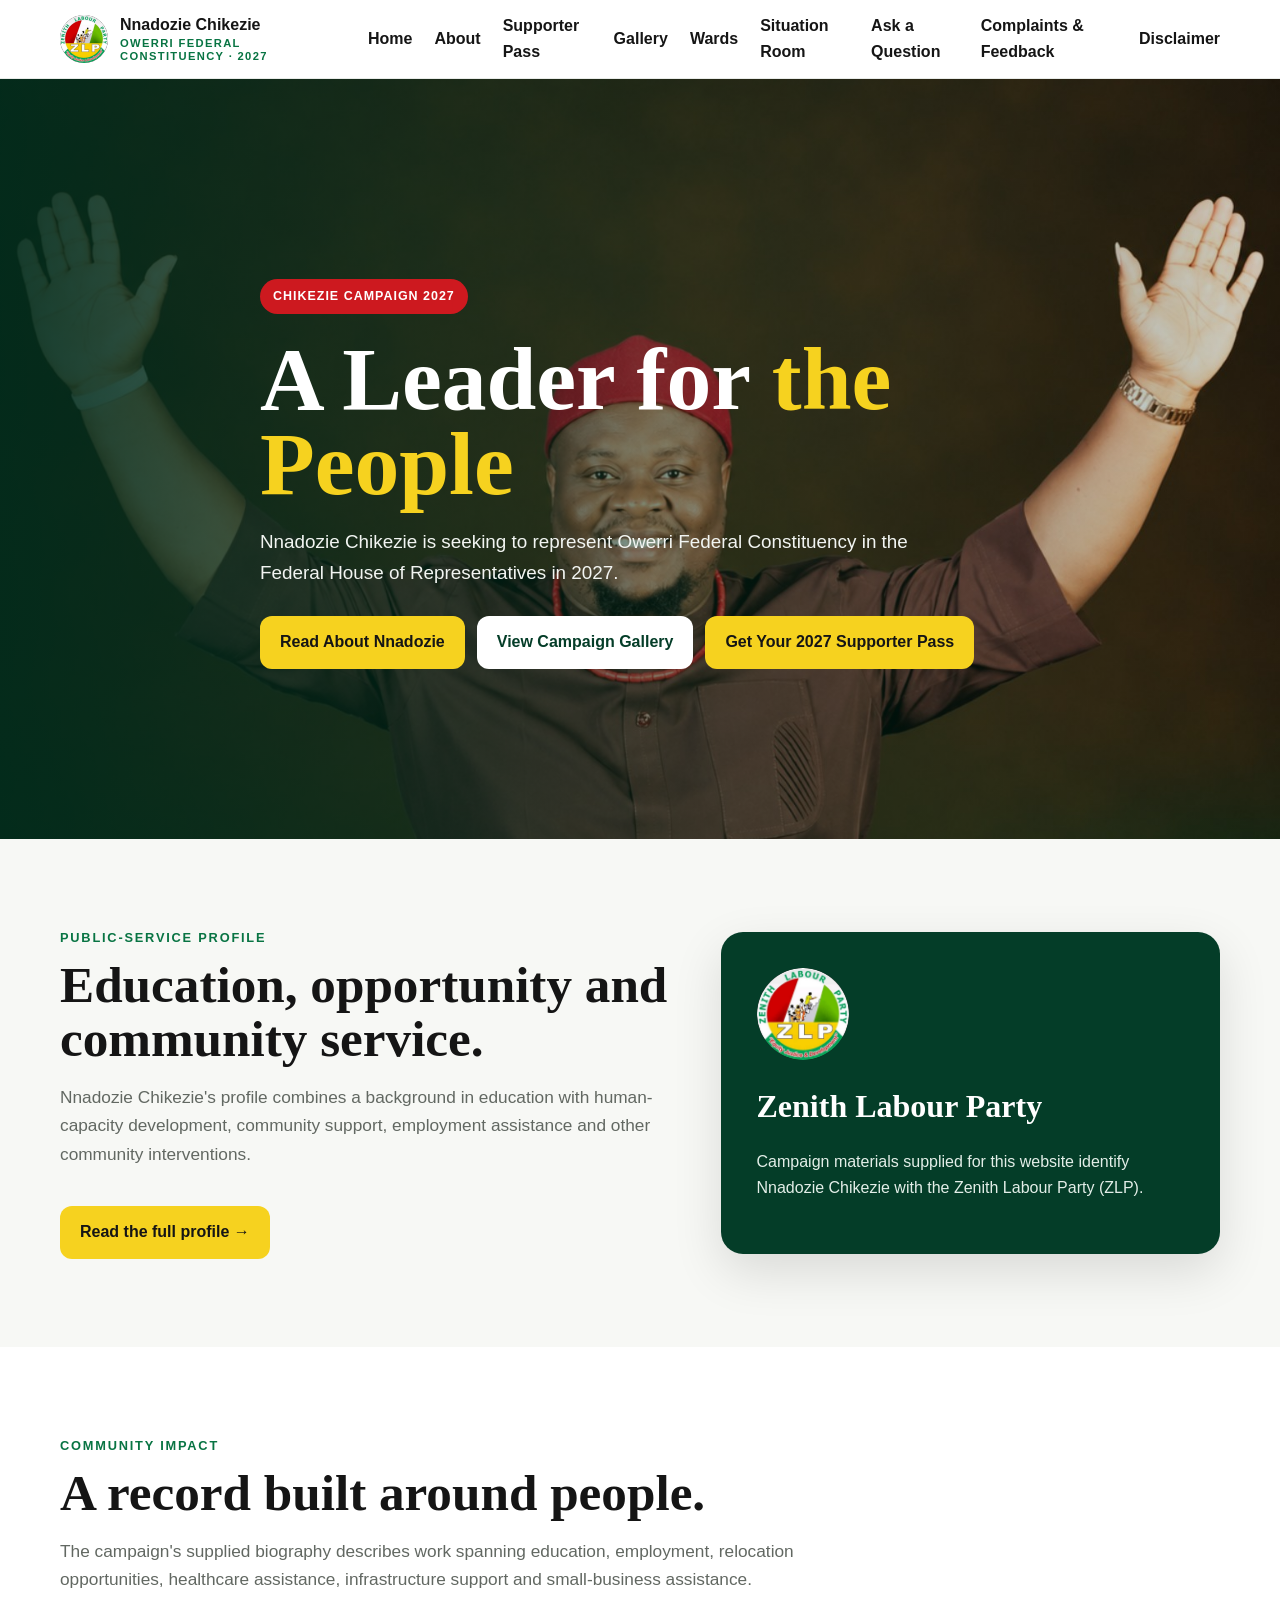
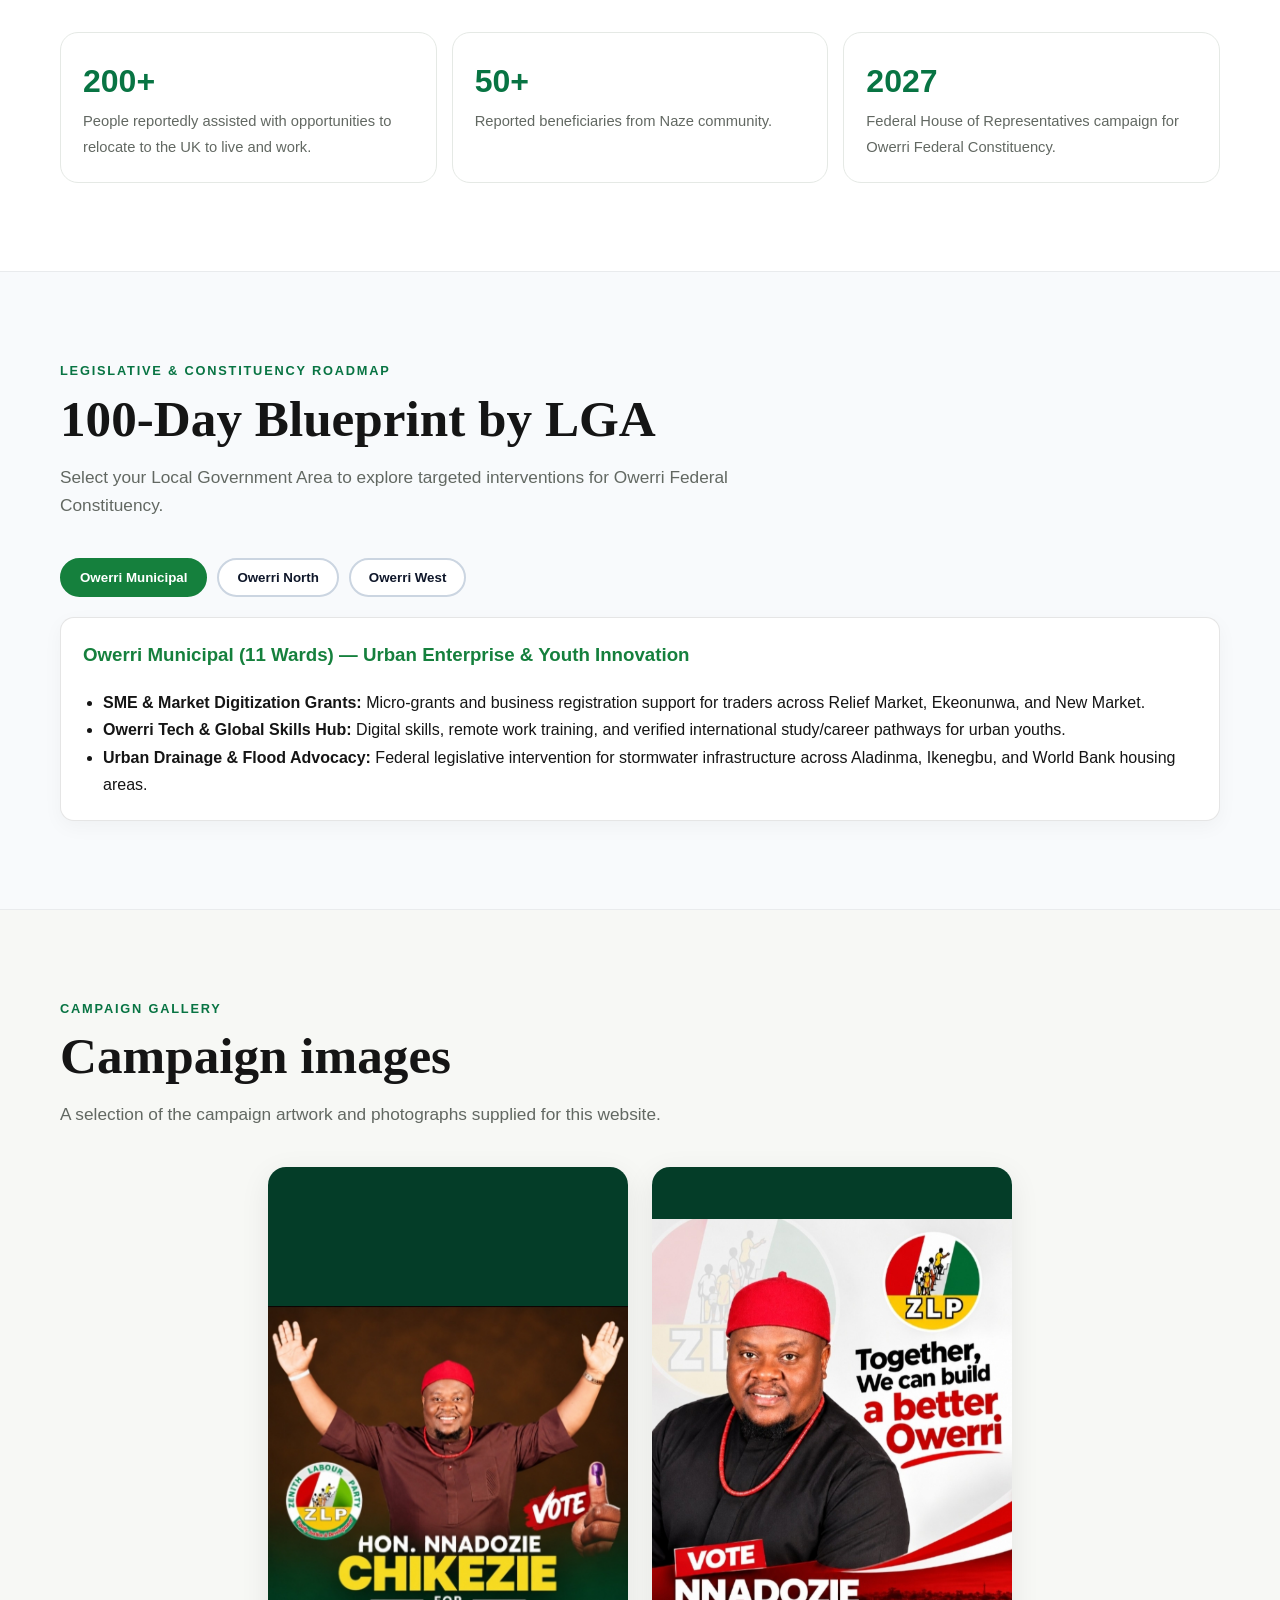
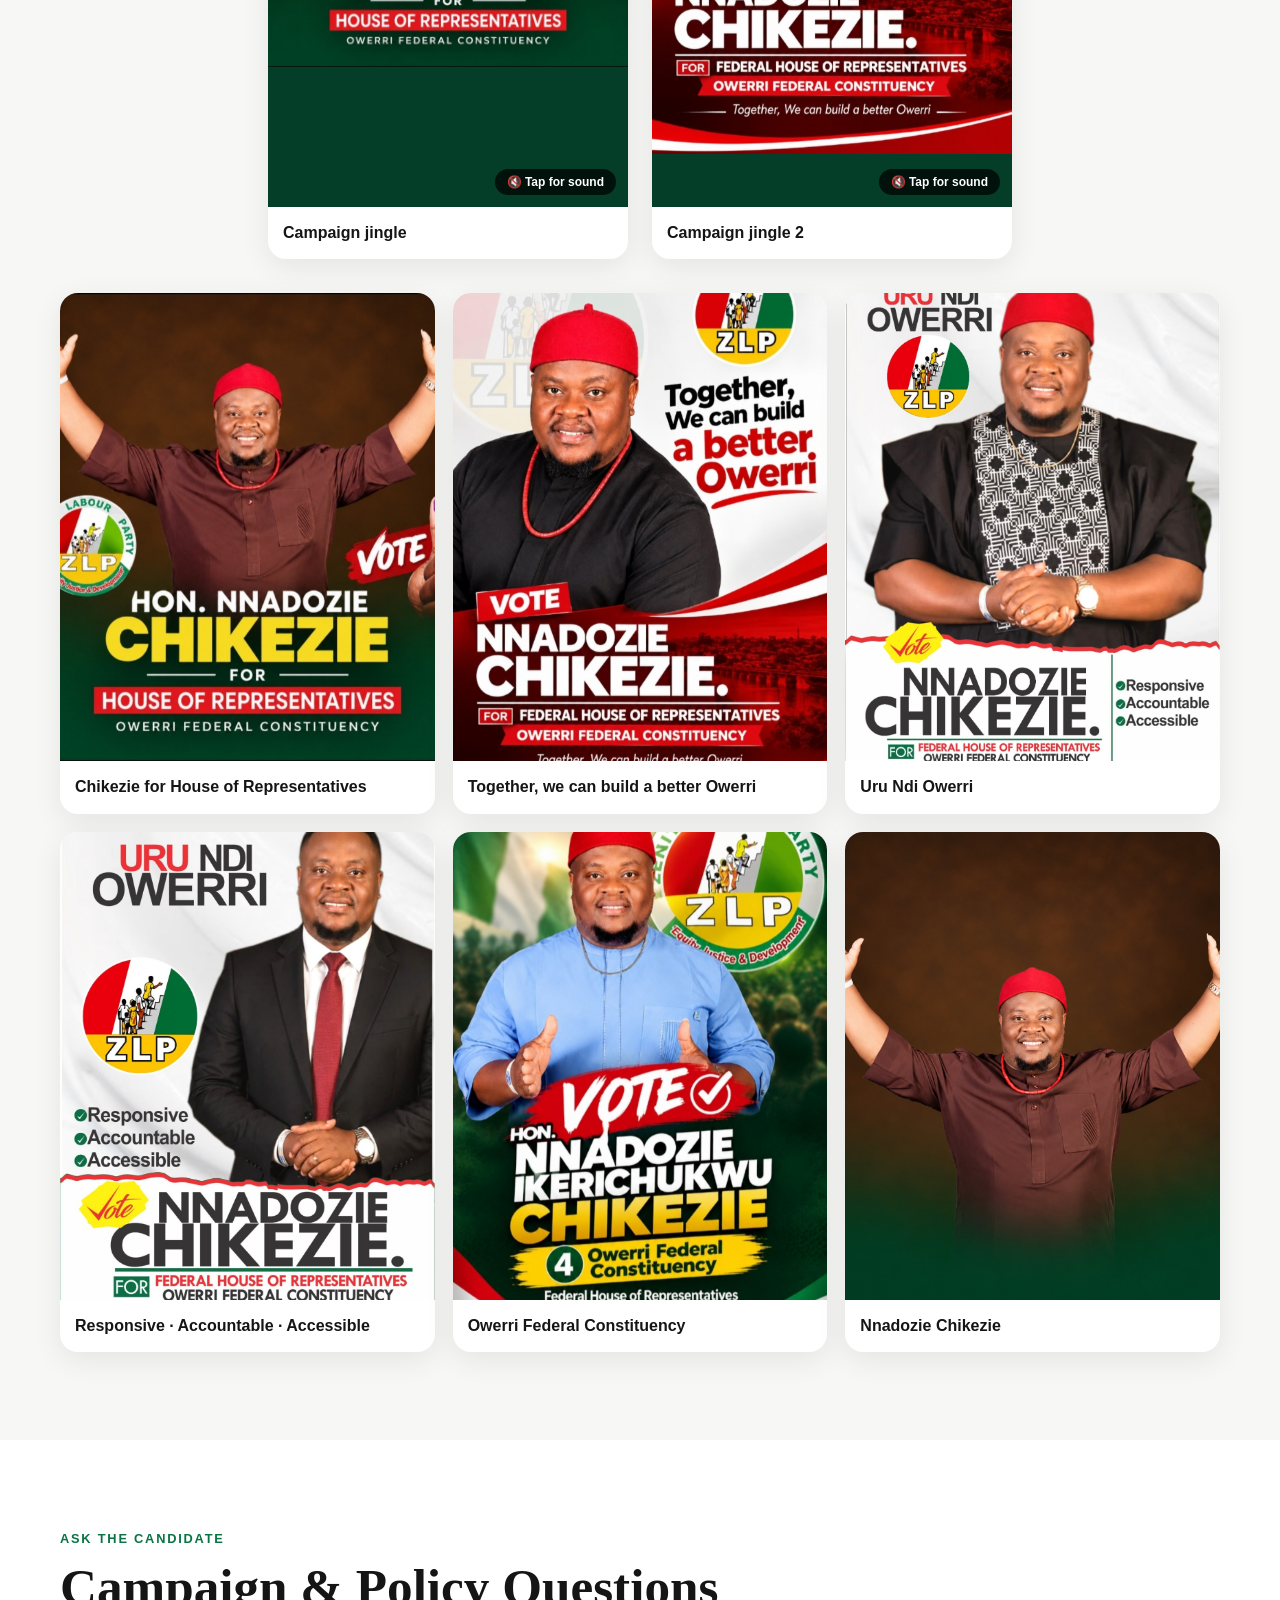
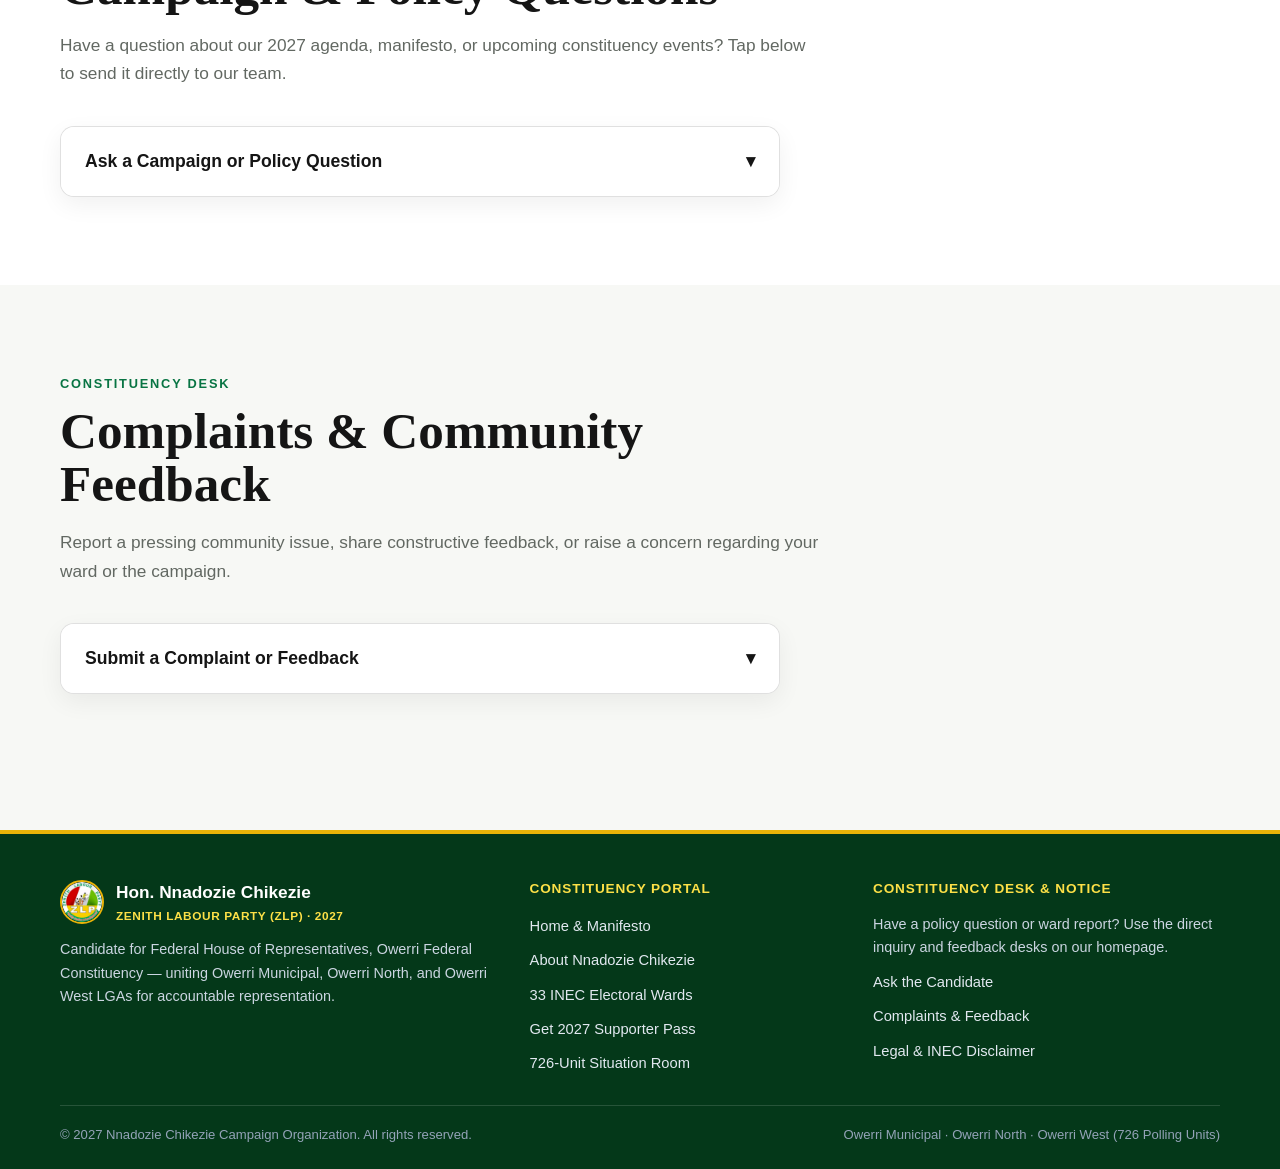
<file: index.html>
<!doctype html>
<html lang="en">
<head>
<meta charset="utf-8">
<meta name="viewport" content="width=device-width, initial-scale=1">
<title>Nnadozie Chikezie | Owerri Federal Constituency 2027</title>
<meta name="description" content="Campaign information and community-service profile of Nnadozie Chikezie for Owerri Federal Constituency, 2027.">
<link rel="icon" href="assets/zlp-logo.jpg">
<link rel="stylesheet" href="style.css">
<style>
  .engage-stack {
    display: flex;
    flex-direction: column;
    gap: 16px;
    max-width: 720px;
  }
  details.qa-accordion {
    background: #fff;
    border-radius: 14px;
    box-shadow: 0 8px 24px rgba(0, 0, 0, 0.06);
    border: 1px solid rgba(0, 0, 0, 0.12);
    overflow: hidden;
  }
  details.qa-accordion summary {
    list-style: none;
    cursor: pointer;
    padding: 20px 24px;
    font-weight: 700;
    font-size: 1.1rem;
    display: flex;
    align-items: center;
    justify-content: space-between;
    gap: 12px;
    user-select: none;
    background: #fff;
    transition: background 0.2s ease, color 0.2s ease;
  }
  details.qa-accordion summary::-webkit-details-marker {
    display: none;
  }
  details.qa-accordion[open] summary {
    background: #111827;
    color: #fff;
  }
  .qa-chevron {
    font-size: 1.25rem;
    line-height: 1;
    transition: transform 0.2s ease;
  }
  details.qa-accordion[open] .qa-chevron {
    transform: rotate(180deg);
  }
  .qa-body {
    padding: 24px;
    border-top: 1px solid rgba(0, 0, 0, 0.08);
  }
  .qa-panel-desc {
    margin: 0 0 20px;
    opacity: 0.85;
    font-size: 0.95rem;
  }
  .qa-grid {
    display: grid;
    grid-template-columns: 1fr 1fr;
    gap: 16px;
  }
  @media (max-width: 640px) {
    .qa-grid { grid-template-columns: 1fr; gap: 0; }
    .qa-body { padding: 20px; }
  }
  .qa-field {
    display: flex;
    flex-direction: column;
    gap: 6px;
    margin-bottom: 16px;
  }
  .qa-field label {
    font-weight: 600;
    font-size: 0.95rem;
  }
  .qa-field input,
  .qa-field select,
  .qa-field textarea {
    width: 100%;
    padding: 12px 14px;
    border: 1px solid #cbd5e1;
    border-radius: 8px;
    font: inherit;
    font-size: 1rem;
    background: #fff;
    box-sizing: border-box;
  }
  .qa-field input:focus,
  .qa-field select:focus,
  .qa-field textarea:focus {
    outline: none;
    border-color: currentColor;
  }
  .qa-status {
    display: none;
    margin-top: 14px;
    padding: 12px 16px;
    border-radius: 8px;
    background: #ecfdf5;
    color: #065f46;
    font-weight: 500;
  }
</style>
    <meta property="og:title" content="Hon. Nnadozie Chikezie — Owerri Federal Constituency 2027 (ZLP)" />
  <meta property="og:description" content="Official Campaign Portal, 2027 Grassroots Supporter Pass Generator, and Live 726-Polling-Unit Election Results Situation Room." />
  <meta property="og:image" content="https://honnnadoziechikezie.org/assets/hero.jpg" />
  <meta property="og:url" content="https://honnnadoziechikezie.org" />
  <meta name="twitter:card" content="summary_large_image" />
</head>
<body>
<header class="site-header">
  <div class="container nav">
    <a class="brand" href="index.html">
      <img src="assets/zlp-logo.jpg" alt="ZLP logo" width="48" height="48">
      <span>Nnadozie Chikezie<small>OWERRI FEDERAL CONSTITUENCY · 2027</small></span>
    </a>
    <button class="menu-btn" aria-label="Open navigation">☰</button>
            <nav class="nav-links">
          <a href="index.html">Home</a>
          <a href="about.html">About</a>
          <a href="badge.html">Supporter Pass</a>
          <a href="index.html#gallery">Gallery</a>
          <a href="wards.html">Wards</a>
          <a href="results.html">Situation Room</a>
          <a href="index.html#questions">Ask a Question</a>
          <a href="index.html#complaints">Complaints &amp; Feedback</a>
          <a href="disclaimer.html">Disclaimer</a>
            </nav>
  </div>
</header>
<main>
<section class="hero">
  <img class="hero-photo" src="assets/hero.jpg" fetchpriority="high" alt="Nnadozie Chikezie">
  <div class="container hero-content">
    <span class="kicker">Chikezie Campaign 2027</span>
    <h1>A Leader for <span>the People</span></h1>
    <p>Nnadozie Chikezie is seeking to represent Owerri Federal Constituency in the Federal House of Representatives in 2027.</p>
            <div class="actions">
          <a class="btn btn-primary" href="about.html">Read About Nnadozie</a>
          <a class="btn btn-secondary" href="#gallery">View Campaign Gallery</a>
          <a class="btn btn-primary" href="badge.html">Get Your 2027 Supporter Pass</a>
        </div>
  </div>
</section>

<section class="section">
  <div class="container intro-grid">
    <div>
      <div class="section-head">
        <div class="eyebrow">Public-service profile</div>
        <h2>Education, opportunity and community service.</h2>
        <p class="lead">Nnadozie Chikezie's profile combines a background in education with human-capacity development, community support, employment assistance and other community interventions.</p>
      </div>
      <a class="btn btn-primary" href="about.html">Read the full profile →</a>
    </div>
    <div class="feature-card">
      <img src="assets/zlp-logo.jpg" alt="Zenith Labour Party logo">
      <h3>Zenith Labour Party</h3>
      <p>Campaign materials supplied for this website identify Nnadozie Chikezie with the Zenith Labour Party (ZLP).</p>
    </div>
  </div>
</section>

<section class="section alt">
  <div class="container">
    <div class="section-head">
      <div class="eyebrow">Community impact</div>
      <h2>A record built around people.</h2>
      <p class="lead">The campaign's supplied biography describes work spanning education, employment, relocation opportunities, healthcare assistance, infrastructure support and small-business assistance.</p>
    </div>
    <div class="stats">
      <div class="stat"><strong>200+</strong><span>People reportedly assisted with opportunities to relocate to the UK to live and work.</span></div>
      <div class="stat"><strong>50+</strong><span>Reported beneficiaries from Naze community.</span></div>
      <div class="stat"><strong>2027</strong><span>Federal House of Representatives campaign for Owerri Federal Constituency.</span></div>
    </div>
  </div>
</section>
    <section class="section" id="blueprint" style="background:#f8fafc; border-top:1px solid rgba(0,0,0,0.06); border-bottom:1px solid rgba(0,0,0,0.06);">
      <div class="container">
        <div class="section-head">
          <div class="eyebrow">Legislative &amp; Constituency Roadmap</div>
          <h2>100-Day Blueprint by LGA</h2>
          <p class="lead">Select your Local Government Area to explore targeted interventions for Owerri Federal Constituency.</p>
        </div>

        <div style="display:flex; flex-wrap:wrap; gap:10px; margin-bottom:20px;">
          <button type="button" class="lga-tab-btn" onclick="switchLgaPlan('municipal', this)" style="padding:10px 18px; border-radius:999px; border:2px solid #15803d; background:#15803d; color:#fff; font-weight:700; cursor:pointer;">Owerri Municipal</button>
          <button type="button" class="lga-tab-btn" onclick="switchLgaPlan('north', this)" style="padding:10px 18px; border-radius:999px; border:2px solid #cbd5e1; background:#fff; color:#0f172a; font-weight:700; cursor:pointer;">Owerri North</button>
          <button type="button" class="lga-tab-btn" onclick="switchLgaPlan('west', this)" style="padding:10px 18px; border-radius:999px; border:2px solid #cbd5e1; background:#fff; color:#0f172a; font-weight:700; cursor:pointer;">Owerri West</button>
        </div>

        <div id="plan-municipal" class="lga-plan-panel" style="background:#fff; border:1px solid rgba(0,0,0,0.1); border-radius:14px; padding:22px; box-shadow:0 6px 20px rgba(0,0,0,0.04);">
          <h3 style="margin-top:0; color:#15803d;">Owerri Municipal (11 Wards) — Urban Enterprise &amp; Youth Innovation</h3>
          <ul style="line-height:1.7; padding-left:20px; margin-bottom:0;">
            <li><strong>SME &amp; Market Digitization Grants:</strong> Micro-grants and business registration support for traders across Relief Market, Ekeonunwa, and New Market.</li>
            <li><strong>Owerri Tech &amp; Global Skills Hub:</strong> Digital skills, remote work training, and verified international study/career pathways for urban youths.</li>
            <li><strong>Urban Drainage &amp; Flood Advocacy:</strong> Federal legislative intervention for stormwater infrastructure across Aladinma, Ikenegbu, and World Bank housing areas.</li>
          </ul>
        </div>

        <div id="plan-north" class="lga-plan-panel" style="display:none; background:#fff; border:1px solid rgba(0,0,0,0.1); border-radius:14px; padding:22px; box-shadow:0 6px 20px rgba(0,0,0,0.04);">
          <h3 style="margin-top:0; color:#15803d;">Owerri North (12 Wards) — Agro-Processing, Roads &amp; Primary Healthcare</h3>
          <ul style="line-height:1.7; padding-left:20px; margin-bottom:0;">
            <li><strong>Rural-Urban Link Road Rehabilitation:</strong> Federal constituency project prioritization for Emekuku, Emii, Ulakwo, Agbala, and Obibiezena access roads.</li>
            <li><strong>Agro-Enterprise &amp; Cooperative Support:</strong> Modern processing tools and interest-free cooperative funding for farmers and women-led enterprises.</li>
            <li><strong>Primary Health &amp; School Upgrades:</strong> Solar power and essential equipment upgrades for community health centers and public schools across all 12 wards.</li>
          </ul>
        </div>

        <div id="plan-west" class="lga-plan-panel" style="display:none; background:#fff; border:1px solid rgba(0,0,0,0.1); border-radius:14px; padding:22px; box-shadow:0 6px 20px rgba(0,0,0,0.04);">
          <h3 style="margin-top:0; color:#15803d;">Owerri West (10 Wards) — Student Corridor, Erosion Control &amp; Light Industry</h3>
          <ul style="line-height:1.7; padding-left:20px; margin-bottom:0;">
            <li><strong>FUTO &amp; FedPoly Nekede Student Innovation Fund:</strong> Research grants, startup incubation, and safer hostel-corridor lighting and security advocacy.</li>
            <li><strong>Erosion &amp; Ecological Fund Intervention:</strong> Direct National Assembly push for urgent gully erosion control in Nekede, Ihiagwa, Obinze, and Avu.</li>
            <li><strong>Artisan &amp; Industrial Cluster Support:</strong> Modern equipment and power solutions for fabricators, mechanics, and SMEs in Irete, Umuguma, and Orogwe.</li>
          </ul>
        </div>
      </div>
    </section>

    <script>
      function switchLgaPlan(lga, btn) {
        document.querySelectorAll('.lga-plan-panel').forEach(p => p.style.display = 'none');
        document.getElementById('plan-' + lga).style.display = 'block';
        document.querySelectorAll('.lga-tab-btn').forEach(b => {
          b.style.background = '#fff';
          b.style.color = '#0f172a';
          b.style.borderColor = '#cbd5e1';
        });
        btn.style.background = '#15803d';
        btn.style.color = '#fff';
        btn.style.borderColor = '#15803d';
      }
            </script>
<section class="section" id="gallery">
  <div class="container">
    <div class="section-head">
      <div class="eyebrow">Campaign gallery</div>
      <h2>Campaign images</h2>
      <p class="lead">A selection of the campaign artwork and photographs supplied for this website.</p>
    </div>
    <div class="gallery-videos">
      <figure class="gallery-video">
        <div class="video-frame">
          <video class="scroll-video" autoplay muted loop playsinline preload="metadata" poster="assets/campaign-1.jpg" src="campaign-jingle.mp4">
            Your browser does not support embedded video. <a href="assets/campaign-jingle.mp4">Download the campaign jingle</a>.
          </video>
        </div>
        <figcaption>Campaign jingle</figcaption>
      </figure>
      <figure class="gallery-video">
        <div class="video-frame">
          <video class="scroll-video" autoplay muted loop playsinline preload="metadata" poster="assets/campaign-2.jpg" src="campaign-jingle-2.mp4">
            Your browser does not support embedded video. <a href="assets/campaign-jingle-2.mp4">Download campaign jingle 2</a>.
          </video>
        </div>
        <figcaption>Campaign jingle 2</figcaption>
      </figure>
    </div>
    <div class="gallery">
      <figure><img src="assets/campaign-1.jpg" loading="lazy" alt="Nnadozie Chikezie campaign artwork"><figcaption>Chikezie for House of Representatives</figcaption></figure>
      <figure><img src="assets/campaign-2.jpg" loading="lazy" alt="Nnadozie Chikezie campaign artwork"><figcaption>Together, we can build a better Owerri</figcaption></figure>
      <figure><img src="assets/campaign-3.jpg" loading="lazy" alt="Nnadozie Chikezie campaign artwork"><figcaption>Uru Ndi Owerri</figcaption></figure>
      <figure><img src="assets/campaign-4.jpg" loading="lazy" alt="Nnadozie Chikezie campaign artwork"><figcaption>Responsive · Accountable · Accessible</figcaption></figure>
      <figure><img src="assets/campaign-5.jpg" loading="lazy" alt="Nnadozie Chikezie campaign artwork"><figcaption>Owerri Federal Constituency</figcaption></figure>
      <figure><img src="assets/hero.jpg" loading="lazy" alt="Nnadozie Chikezie portrait"><figcaption>Nnadozie Chikezie</figcaption></figure>
    </div>
  </div>
</section>

<section class="section alt" id="questions-section">
  <div class="container">
    <div class="section-head">
      <div class="eyebrow">Ask the candidate</div>
      <h2>Campaign &amp; Policy Questions</h2>
      <p class="lead">Have a question about our 2027 agenda, manifesto, or upcoming constituency events? Tap below to send it directly to our team.</p>
    </div>
    <div class="engage-stack">
      <details id="questions" class="qa-accordion">
        <summary><span>Ask a Campaign or Policy Question</span><span>▾</span></summary>
        <div class="qa-body">
          <form class="ajax-campaign-form" action="https://formspree.io" method="POST">
            <input type="hidden" name="submission_type" value="QUESTION">
            <input type="text" name="_gotcha" style="display:none">
            <div class="qa-grid">
              <div class="qa-field"><label for="q-name">Full Name *</label><input id="q-name" type="text" name="name" placeholder="Enter your full name" required></div>
              <div class="qa-field"><label for="q-contact">Email or Phone *</label><input id="q-contact" type="text" name="contact" placeholder="e.g. name@email.com or 080..." required></div>
            </div>
            <div class="qa-field"><label for="q-community">Ward / Community (Optional)</label><input id="q-community" type="text" name="community" placeholder="e.g. Naze, Owerri North, Owerri Municipal, Owerri West"></div>
            <div class="qa-field"><label for="q-message">Your Question *</label><textarea id="q-message" name="message" rows="4" placeholder="Write your question here..." required></textarea></div>
            <button type="submit" class="btn btn-primary">Submit Question →</button>
            <div class="qa-status" role="status">Thank you! Your question has been sent directly to the campaign team.</div>
          </form>
        </div>
      </details>
    </div>
  </div>
</section>

<section class="section" id="complaints-section">
  <div class="container">
    <div class="section-head">
      <div class="eyebrow">Constituency desk</div>
      <h2>Complaints &amp; Community Feedback</h2>
      <p class="lead">Report a pressing community issue, share constructive feedback, or raise a concern regarding your ward or the campaign.</p>
    </div>
    <div class="engage-stack">
      <details id="complaints" class="qa-accordion">
        <summary><span>Submit a Complaint or Feedback</span><span>▾</span></summary>
        <div class="qa-body">
          <form class="ajax-campaign-form" action="https://formspree.io" method="POST">
            <input type="hidden" name="submission_type" value="COMPLAINT / FEEDBACK">
            <input type="text" name="_gotcha" style="display:none">
            <div class="qa-grid">
              <div class="qa-field"><label for="c-name">Full Name *</label><input id="c-name" type="text" name="name" placeholder="Enter your full name" required></div>
              <div class="qa-field"><label for="c-contact">Email or Phone *</label><input id="c-contact" type="text" name="contact" placeholder="e.g. name@email.com or 080..." required></div>
            </div>
            <div class="qa-grid">
              <div class="qa-field">
                <label for="c-category">Topic / Category *</label>
                <select id="c-category" name="category" required>
                  <option value="Community Infrastructure / Roads">Community Infrastructure / Roads</option>
                  <option value="Education & Youth Empowerment">Education &amp; Youth Empowerment</option>
                  <option value="Healthcare & Welfare">Healthcare &amp; Welfare</option>
                  <option value="Campaign Feedback / Suggestion">Campaign Feedback / Suggestion</option>
                  <option value="Formal Complaint">Formal Complaint</option>
                  <option value="Other">Other</option>
                </select>
              </div>
              <div class="qa-field"><label for="c-community">Ward / LGA *</label><input id="c-community" type="text" name="community" placeholder="e.g. Owerri Municipal, Owerri North, Owerri West" required></div>
            </div>
            <div class="qa-field"><label for="c-message">Details of Complaint or Feedback *</label><textarea id="c-message" name="message" rows="4" placeholder="Describe your complaint, concern, or feedback in detail..." required></textarea></div>
            <button type="submit" class="btn btn-primary">Send Complaint / Feedback →</button>
            <div class="qa-status" role="status">Thank you! Your complaint/feedback has been logged and sent directly to our team.</div>
          </form>
        </div>
      </details>
    </div>
  </div>
</section>
</main>
  <style>
    .pro-footer {
      background: #043819;
      color: #e2e8f0;
      padding: 44px 0 24px;
      margin-top: 48px;
      border-top: 4px solid #eab308;
    }
    .pro-footer-grid {
      display: grid;
      grid-template-columns: 1.4fr 1fr 1.1fr;
      gap: 28px;
      padding-bottom: 28px;
      border-bottom: 1px solid rgba(255, 255, 255, 0.14);
    }
    @media (max-width: 780px) {
      .pro-footer-grid {
        grid-template-columns: 1fr;
        gap: 22px;
      }
    }
    .pf-brand {
      display: flex;
      align-items: center;
      gap: 12px;
      margin-bottom: 12px;
    }
    .pf-brand img {
      width: 44px;
      height: 44px;
      border-radius: 50%;
      border: 2px solid #eab308;
      object-fit: cover;
    }
    .pf-brand strong {
      display: block;
      font-size: 1.08rem;
      color: #ffffff;
    }
    .pf-brand span {
      display: block;
      font-size: 0.74rem;
      font-weight: 700;
      letter-spacing: 0.05em;
      color: #fde047;
      text-transform: uppercase;
    }
    .pro-footer h4 {
      margin: 0 0 12px;
      font-size: 0.85rem;
      text-transform: uppercase;
      letter-spacing: 0.06em;
      color: #fde047;
    }
    .pro-footer p {
      margin: 0 0 10px;
      font-size: 0.9rem;
      line-height: 1.6;
      color: #cbd5e1;
    }
    .pf-links {
      list-style: none;
      padding: 0;
      margin: 0;
      display: grid;
      gap: 8px;
    }
    .pf-links a {
      color: #e2e8f0;
      text-decoration: none;
      font-size: 0.92rem;
      font-weight: 500;
    }
    .pf-links a:hover {
      color: #fde047;
    }
    .pf-bottom {
      padding-top: 18px;
      display: flex;
      flex-wrap: wrap;
      justify-content: space-between;
      gap: 10px;
      font-size: 0.82rem;
      color: #94a3b8;
    }
  </style>

  <footer class="pro-footer">
    <div class="container">
      <div class="pro-footer-grid">
        <div>
          <div class="pf-brand">
            <img src="assets/zlp-logo.jpg" alt="Zenith Labour Party logo" />
            <div>
              <strong>Hon. Nnadozie Chikezie</strong>
              <span>Zenith Labour Party (ZLP) · 2027</span>
            </div>
          </div>
          <p>Candidate for Federal House of Representatives, Owerri Federal Constituency — uniting Owerri Municipal, Owerri North, and Owerri West LGAs for accountable representation.</p>
        </div>

        <div>
          <h4>Constituency Portal</h4>
          <ul class="pf-links">
            <li><a href="index.html">Home &amp; Manifesto</a></li>
            <li><a href="about.html">About Nnadozie Chikezie</a></li>
            <li><a href="wards.html">33 INEC Electoral Wards</a></li>
            <li><a href="badge.html">Get 2027 Supporter Pass</a></li>
            <li><a href="results.html">726-Unit Situation Room</a></li>
          </ul>
        </div>

        <div>
          <h4>Constituency Desk &amp; Notice</h4>
          <p>Have a policy question or ward report? Use the direct inquiry and feedback desks on our homepage.</p>
          <ul class="pf-links">
            <li><a href="index.html#questions">Ask the Candidate</a></li>
            <li><a href="index.html#complaints">Complaints &amp; Feedback</a></li>
            <li><a href="disclaimer.html">Legal &amp; INEC Disclaimer</a></li>
          </ul>
        </div>
      </div>

      <div class="pf-bottom">
        <span>© 2027 Nnadozie Chikezie Campaign Organization. All rights reserved.</span>
        <span>Owerri Municipal · Owerri North · Owerri West (726 Polling Units)</span>
      </div>
    </div>
  </footer>
<script>
  document.querySelectorAll('.ajax-campaign-form').forEach(form => {
    form.addEventListener('submit', async function(e) {
      e.preventDefault();
      const submitBtn = form.querySelector('button[type="submit"]');
      const statusBox = form.querySelector('.qa-status');
      const originalText = submitBtn.textContent;
      submitBtn.disabled = true;
      submitBtn.textContent = 'Sending...';
      try {
        const response = await fetch(form.action, {
          method: 'POST',
          body: new FormData(form),
          headers: { 'Accept': 'application/json' }
        });
        if (response.ok) {
          form.reset();
          statusBox.style.display = 'block';
        } else {
          alert('There was an issue sending your message. Please try again.');
        }
      } catch (err) {
        alert('Network error. Please check your connection and try again.');
      } finally {
        submitBtn.disabled = false;
        submitBtn.textContent = originalText;
      }
    });
  });
</script>
  <script src="script.js?v=2"></script>
    <style>
    .mobile-quick-bar {
      display: none;
    }
    @media (max-width: 768px) {
      body {
        padding-bottom: 74px;
      }
      .mobile-quick-bar {
        position: fixed;
        left: 0;
        right: 0;
        bottom: 0;
        z-index: 999;
        display: grid;
        grid-template-columns: 1fr 1fr;
        gap: 10px;
        padding: 10px 14px;
        background: rgba(255, 255, 255, 0.96);
        backdrop-filter: blur(8px);
        border-top: 1px solid #cbd5e1;
        box-shadow: 0 -4px 16px rgba(15, 23, 42, 0.08);
      }
      .mobile-quick-bar a {
        text-align: center;
        text-decoration: none;
        font-weight: 700;
        font-size: 0.88rem;
        padding: 11px 10px;
        border-radius: 999px;
        display: flex;
        align-items: center;
        justify-content: center;
        gap: 6px;
      }
      .mqb-pass {
        background: #fef08a;
        color: #064e24;
        border: 1.5px solid #eab308;
      }
      .mqb-room {
        background: #0b6e35;
        color: #ffffff;
      }
    }
  </style>
  <div class="mobile-quick-bar" aria-label="Quick Campaign Actions">
    <a href="badge.html" class="mqb-pass">🪪 Supporter Pass</a>
    <a href="results.html" class="mqb-room">📊 Situation Room</a>
  </div>
</body>
</html>
</file>
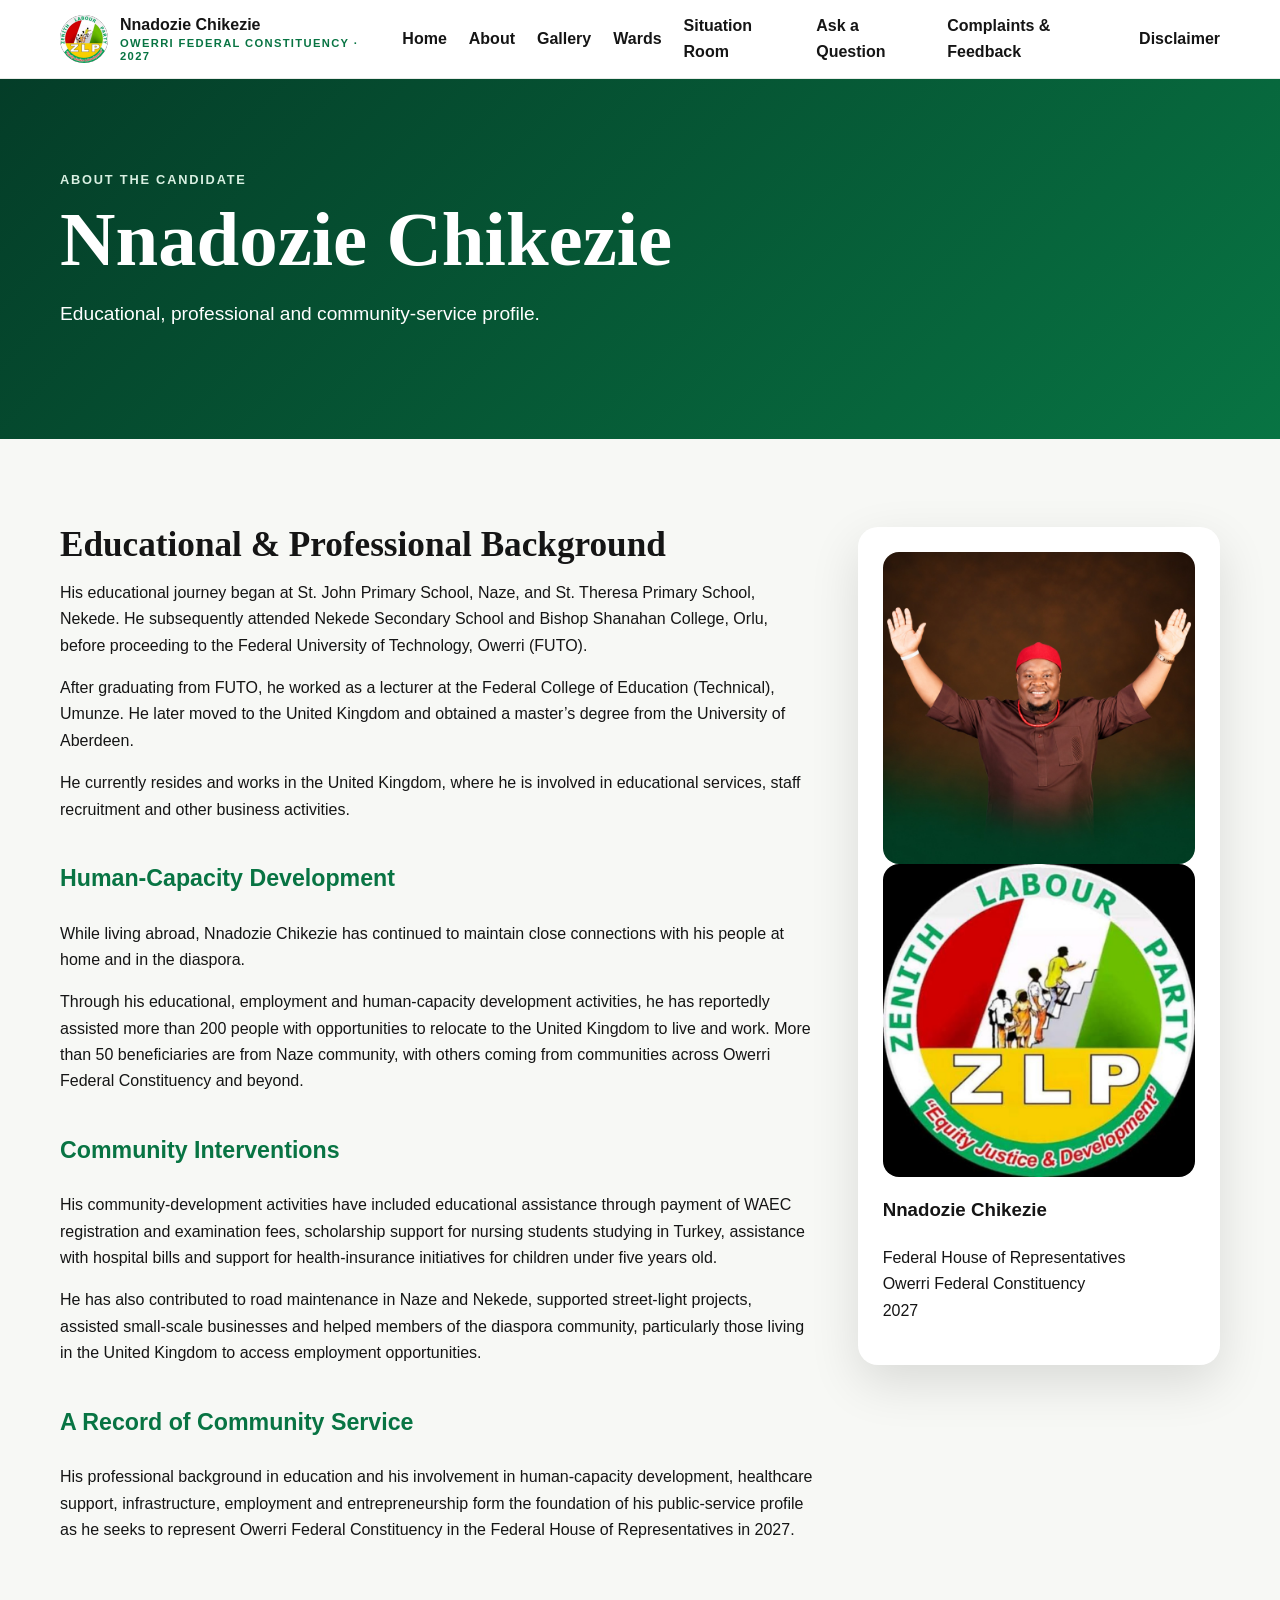
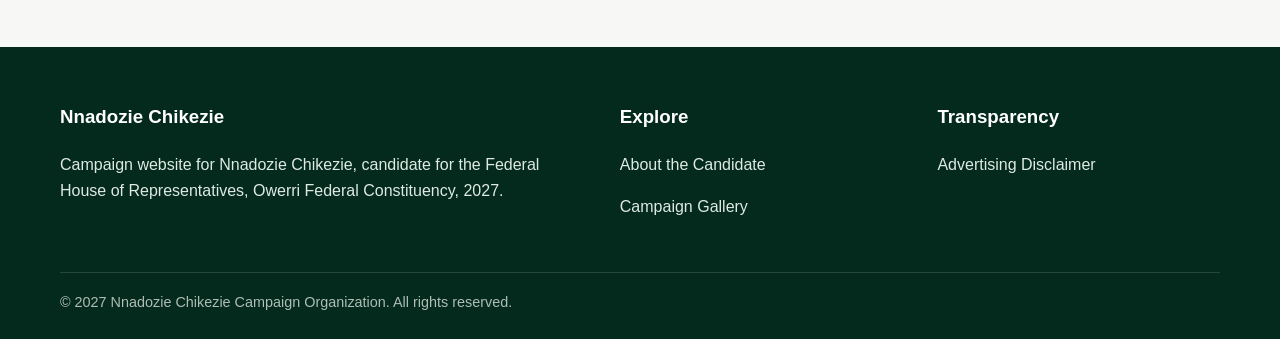
<file: about.html>
<!doctype html>
<html lang="en">
<head>
<meta charset="utf-8">
<meta name="viewport" content="width=device-width, initial-scale=1">
<title>About Nnadozie Chikezie | Owerri Federal Constituency</title>
<meta name="description" content="Educational, professional and community-service profile of Nnadozie Chikezie.">
<link rel="icon" href="assets/zlp-logo.jpg">
<link rel="stylesheet" href="style.css">
</head>
<body>
<header class="site-header">
  <div class="container nav">
    <a class="brand" href="index.html">
<img src="assets/zlp-logo.jpg" alt="Zenith Labour Party logo">
      <span>Nnadozie Chikezie<small>OWERRI FEDERAL CONSTITUENCY · 2027</small></span>
    </a>
    <button class="menu-btn" aria-label="Open navigation">☰</button>
         <nav class="nav-links">
       <a href="index.html">Home</a>
       <a href="about.html">About</a>
       <a href="index.html#gallery">Gallery</a>
       <a href="wards.html">Wards</a>
       <a href="results.html">Situation Room</a>
       <a href="index.html#questions">Ask a Question</a>
       <a href="index.html#complaints">Complaints &amp; Feedback</a>
       <a href="disclaimer.html">Disclaimer</a>
         </nav>
  </div>
</header>
<main>
<section class="about-hero">
  <div class="container">
    <div class="eyebrow" style="color:#d9f0e2">About the candidate</div>
    <h1>Nnadozie Chikezie</h1>
    <p style="font-size:1.2rem;max-width:750px">Educational, professional and community-service profile.</p>
  </div>
</section>

<section class="section">
<div class="container about-layout">
<article class="prose">
  <h2>Educational &amp; Professional Background</h2>
  <p>His educational journey began at St. John Primary School, Naze, and St. Theresa Primary School, Nekede. He subsequently attended Nekede Secondary School and Bishop Shanahan College, Orlu, before proceeding to the Federal University of Technology, Owerri (FUTO).</p>
  <p>After graduating from FUTO, he worked as a lecturer at the Federal College of Education (Technical), Umunze. He later moved to the United Kingdom and obtained a master’s degree from the University of Aberdeen.</p>
  <p>He currently resides and works in the United Kingdom, where he is involved in educational services, staff recruitment and other business activities.</p>

  <h3>Human-Capacity Development</h3>
  <p>While living abroad, Nnadozie Chikezie has continued to maintain close connections with his people at home and in the diaspora.</p>
  <p>Through his educational, employment and human-capacity development activities, he has reportedly assisted more than 200 people with opportunities to relocate to the United Kingdom to live and work. More than 50 beneficiaries are from Naze community, with others coming from communities across Owerri Federal Constituency and beyond.</p>

  <h3>Community Interventions</h3>
  <p>His community-development activities have included educational assistance through payment of WAEC registration and examination fees, scholarship support for nursing students studying in Turkey, assistance with hospital bills and support for health-insurance initiatives for children under five years old.</p>
  <p>He has also contributed to road maintenance in Naze and Nekede, supported street-light projects, assisted small-scale businesses and helped members of the diaspora community, particularly those living in the United Kingdom to access employment opportunities.</p>

  <h3>A Record of Community Service</h3>
  <p>His professional background in education and his involvement in human-capacity development, healthcare support, infrastructure, employment and entrepreneurship form the foundation of his public-service profile as he seeks to represent Owerri Federal Constituency in the Federal House of Representatives in 2027.</p>
</article>

<aside class="side-card">
  <img src="assets/hero.jpg" alt="Nnadozie Chikezie">
  <img src="assets/zlp-logo.jpg" alt="Zenith Labour Party logo">
  <h3>Nnadozie Chikezie</h3>
  <p>Federal House of Representatives<br>Owerri Federal Constituency<br>2027</p>
</aside>
</div>
</section>
</main>
<footer class="site-footer">
  <div class="container footer-grid">
    <div>
      <h3>Nnadozie Chikezie</h3>
      <p>Campaign website for Nnadozie Chikezie, candidate for the Federal House of Representatives, Owerri Federal Constituency, 2027.</p>
    </div>
    <div>
      <h3>Explore</h3>
      <p><a href="about.html">About the Candidate</a></p>
      <p><a href="index.html#gallery">Campaign Gallery</a></p>
    </div>
    <div>
      <h3>Transparency</h3>
      <p><a href="disclaimer.html">Advertising Disclaimer</a></p>
    </div>
  </div>
  <div class="container copyright">© 2027 Nnadozie Chikezie Campaign Organization. All rights reserved.</div>
</footer>
<script src="script.js"></script>
</body>
</html>
</file>
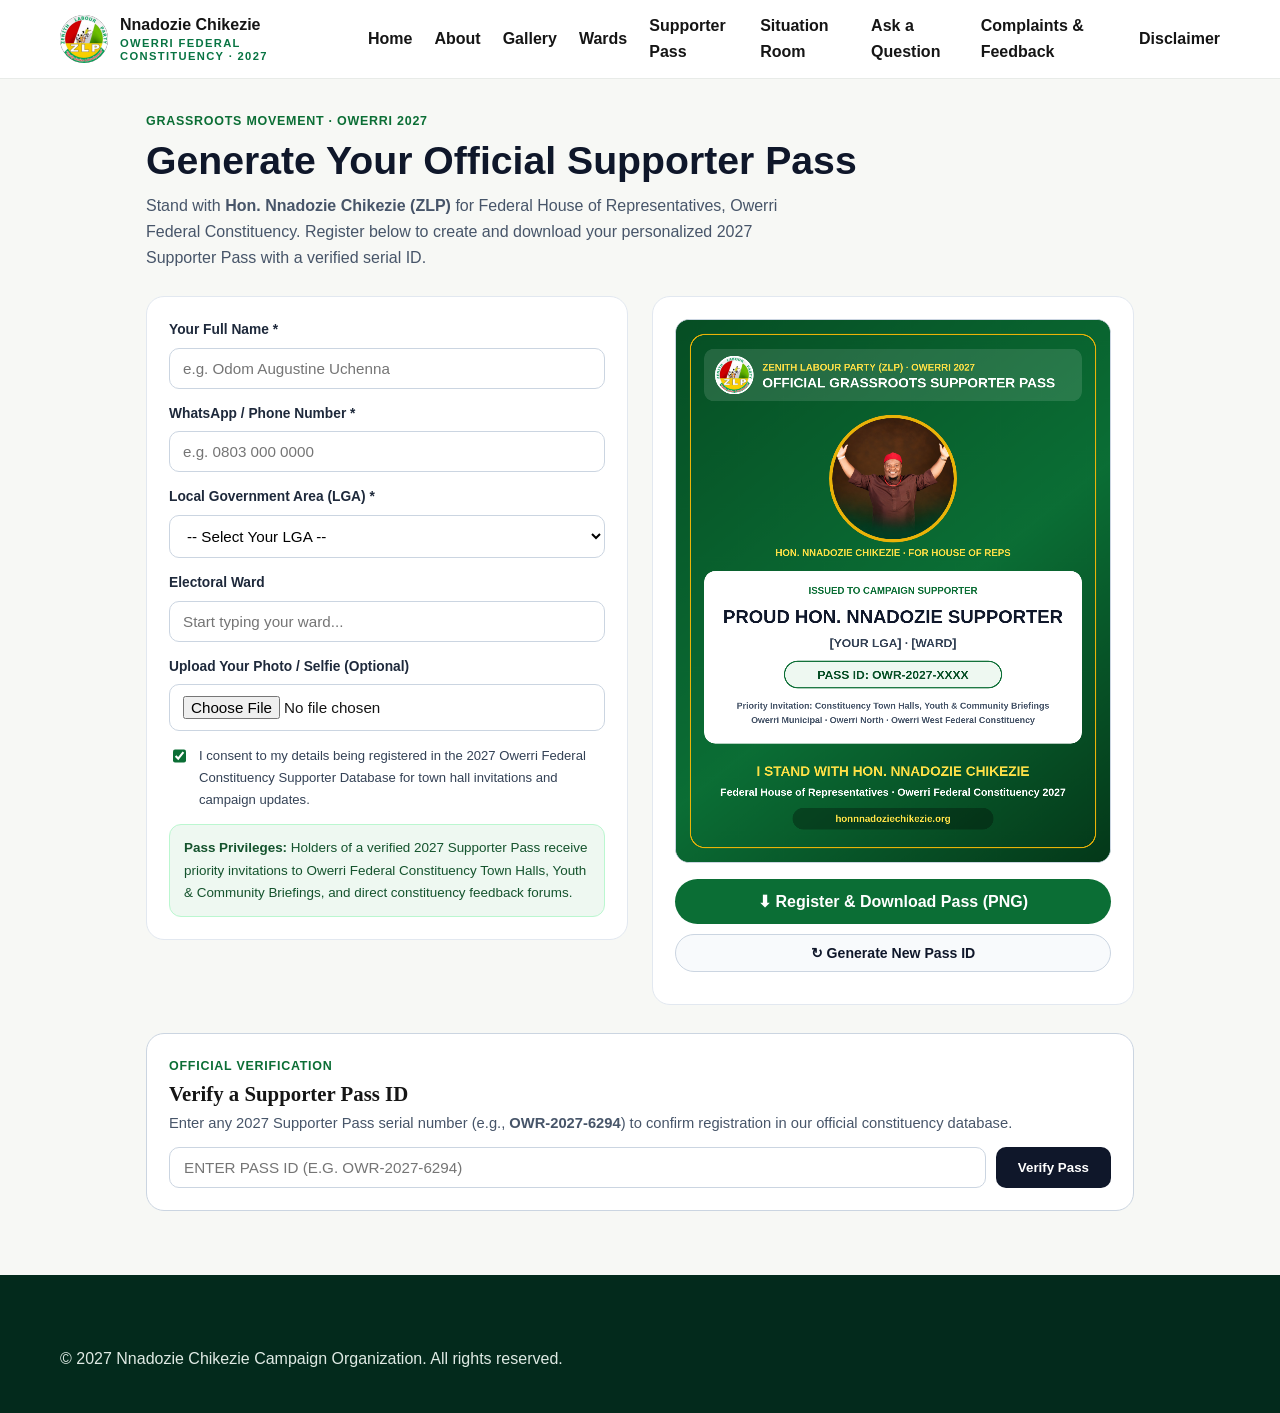
<file: badge.html>
<!DOCTYPE html>
<html lang="en">
<head>
  <meta charset="UTF-8" />
  <meta name="viewport" content="width=device-width, initial-scale=1.0" />
  <title>2027 Supporter Pass — Hon. Nnadozie Chikezie | Owerri Federal Constituency</title>
  <link rel="icon" href="assets/zlp-logo.jpg" />
  <link rel="stylesheet" href="style.css" />
  <style>
    .badge-wrap { max-width: 1020px; margin: 0 auto; padding: 32px 16px 64px; }
    .badge-hero { margin-bottom: 24px; }
    .badge-eyebrow { font-size: 0.78rem; font-weight: 700; letter-spacing: 0.06em; color: #0b6e35; text-transform: uppercase; margin-bottom: 6px; }
    .badge-hero h1 { font-size: clamp(1.8rem, 4vw, 2.45rem); line-height: 1.15; margin: 0 0 10px; color: #0f172a; }
    .badge-hero p { color: #475569; font-size: 1rem; margin: 0; max-width: 680px; }
    .badge-grid { display: grid; grid-template-columns: 1fr 1fr; gap: 24px; align-items: start; }
    @media (max-width: 820px) { .badge-grid { grid-template-columns: 1fr; } }
    .form-card, .preview-card, .verify-card {
      background: #ffffff;
      border: 1.5px solid #e2e8f0;
      border-radius: 18px;
      padding: 22px;
    }
    .verify-card { margin-top: 28px; border-color: #cbd5e1; }
    .field-group { margin-bottom: 14px; }
    .field-group label { display: block; font-size: 0.86rem; font-weight: 700; color: #1e293b; margin-bottom: 6px; }
    .field-group input, .field-group select {
      width: 100%;
      padding: 11px 13px;
      border: 1.5px solid #cbd5e1;
      border-radius: 10px;
      font-size: 0.95rem;
      font-family: inherit;
      background: #ffffff;
    }
    .field-group input:focus, .field-group select:focus { outline: none; border-color: #0b6e35; }
    .consent-row { display: flex; align-items: flex-start; gap: 10px; font-size: 0.82rem; color: #334155; margin: 12px 0 4px; }
    .consent-row input { width: 18px; height: 18px; margin-top: 2px; accent-color: #0b6e35; }
    .canvas-box {
      width: 100%;
      border-radius: 14px;
      overflow: hidden;
      border: 1.5px solid #cbd5e1;
      background: #074f26;
      margin-bottom: 16px;
    }
    canvas { width: 100%; height: auto; display: block; }
    .btn-row { display: grid; gap: 10px; }
    .btn-download {
      width: 100%;
      background: #0b6e35;
      color: #ffffff;
      border: none;
      border-radius: 999px;
      padding: 13px 20px;
      font-size: 1rem;
      font-weight: 700;
      cursor: pointer;
    }
    .btn-download:hover { background: #074f26; }
        .btn-share {
      width: 100%;
      background: #16a34a;
      color: #ffffff;
      border: none;
      border-radius: 999px;
      padding: 12px 20px;
      font-size: 0.96rem;
      font-weight: 700;
      cursor: pointer;
    }
    .btn-share:hover { background: #15803d; }
    .btn-newid {
      width: 100%;
      background: #f8fafc;
      color: #0f172a;
      border: 1.5px solid #cbd5e1;
      border-radius: 999px;
      padding: 10px 16px;
      font-size: 0.88rem;
      font-weight: 600;
      cursor: pointer;
    }
    .status-msg { font-size: 0.85rem; font-weight: 600; margin-top: 10px; text-align: center; color: #0b6e35; }
    .pass-note {
      margin-top: 14px;
      background: #eef8f1;
      border: 1px solid #bbf7d0;
      border-radius: 12px;
      padding: 12px 14px;
      font-size: 0.84rem;
      color: #14532d;
    }
    .verify-row { display: flex; gap: 10px; margin-top: 12px; }
    @media (max-width: 560px) { .verify-row { flex-direction: column; } }
    .verify-row input {
      flex: 1;
      padding: 11px 14px;
      border: 1.5px solid #cbd5e1;
      border-radius: 10px;
      font-size: 0.95rem;
      text-transform: uppercase;
    }
    .btn-verify {
      background: #0f172a;
      color: #ffffff;
      border: none;
      border-radius: 10px;
      padding: 11px 22px;
      font-weight: 700;
      cursor: pointer;
    }
    .verify-result {
      margin-top: 12px;
      padding: 12px 14px;
      border-radius: 10px;
      font-size: 0.9rem;
      font-weight: 600;
      display: none;
    }
    .verify-ok { display: block; background: #dcfce7; color: #166534; border: 1px solid #86efac; }
    .verify-err { display: block; background: #fef2f2; color: #991b1b; border: 1px solid #fecaca; }
  </style>
</head>
<body>
  <header class="site-header">
    <div class="container nav">
      <a class="brand" href="index.html">
        <img src="assets/zlp-logo.jpg" alt="Zenith Labour Party logo" />
        <span>Nnadozie Chikezie<small>OWERRI FEDERAL CONSTITUENCY · 2027</small></span>
      </a>
      <button class="menu-btn" aria-label="Open navigation">☰</button>
      <nav class="nav-links">
        <a href="index.html">Home</a>
        <a href="about.html">About</a>
        <a href="index.html#gallery">Gallery</a>
        <a href="wards.html">Wards</a>
        <a href="badge.html">Supporter Pass</a>
        <a href="results.html">Situation Room</a>
        <a href="index.html#questions">Ask a Question</a>
        <a href="index.html#complaints">Complaints &amp; Feedback</a>
        <a href="disclaimer.html">Disclaimer</a>
      </nav>
    </div>
  </header>

  <main class="badge-wrap">
    <div class="badge-hero">
      <div class="badge-eyebrow">Grassroots Movement · Owerri 2027</div>
      <h1>Generate Your Official Supporter Pass</h1>
      <p>Stand with <strong>Hon. Nnadozie Chikezie (ZLP)</strong> for Federal House of Representatives, Owerri Federal Constituency. Register below to create and download your personalized 2027 Supporter Pass with a verified serial ID.</p>
    </div>

    <div class="badge-grid">
      <section class="form-card">
        <div class="field-group">
          <label for="supporterName">Your Full Name *</label>
          <input type="text" id="supporterName" placeholder="e.g. Odom Augustine Uchenna" maxlength="34" oninput="drawBadge()" />
        </div>

        <div class="field-group">
          <label for="supporterPhone">WhatsApp / Phone Number *</label>
          <input type="tel" id="supporterPhone" placeholder="e.g. 0803 000 0000" maxlength="20" />
        </div>

        <div class="field-group">
          <label for="supporterLga">Local Government Area (LGA) *</label>
          <select id="supporterLga" onchange="drawBadge()">
         <option value="">-- Select Your LGA --</option>
         <option value="Owerri Municipal LGA">Owerri Municipal LGA</option>
         <option value="Owerri North LGA">Owerri North LGA</option>
         <option value="Owerri West LGA">Owerri West LGA</option>
                 </select>
        </div>

        <div class="field-group" style="position: relative;">
            <label for="supporterWard">Electoral Ward</label>
            <input type="text" id="supporterWard" autocomplete="off" placeholder="Start typing your ward..." oninput="showWardPopup(); drawBadge();">
            <div id="wardPopup" style="display:none; position:absolute; left:0; right:0; top:100%; z-index:99; background:#ffffff; border:1px solid #cbd5e1; border-radius:8px; box-shadow:0 8px 20px rgba(0,0,0,0.12); max-height:190px; overflow-y:auto; margin-top:4px;"></div>
                    </div>

        <div class="field-group">
          <label for="supporterPhoto">Upload Your Photo / Selfie (Optional)</label>
          <input type="file" id="supporterPhoto" accept="image/*" onchange="handlePhotoUpload(event)" />
        </div>

        <label class="consent-row">
          <input type="checkbox" id="supporterConsent" checked />
          <span>I consent to my details being registered in the 2027 Owerri Federal Constituency Supporter Database for town hall invitations and campaign updates.</span>
        </label>

        <div class="pass-note">
          <strong>Pass Privileges:</strong> Holders of a verified 2027 Supporter Pass receive priority invitations to Owerri Federal Constituency Town Halls, Youth &amp; Community Briefings, and direct constituency feedback forums.
        </div>
      </section>

      <section class="preview-card">
        <div class="canvas-box">
          <canvas id="badgeCanvas" width="1080" height="1350"></canvas>
        </div>
        <div class="btn-row">
          <button class="btn-download" onclick="registerAndDownload()">⬇ Register &amp; Download Pass (PNG)</button>
          <button class="btn-share" id="sharePassBtn" style="display:none;" onclick="shareBadge()">📲 Share Pass on WhatsApp / Facebook</button>
          <button class="btn-newid" onclick="regenerateId()">↻ Generate New Pass ID</button>
        </div>
        <div class="status-msg" id="saveStatus"></div>
      </section>
    </div>

    <section class="verify-card">
      <div class="badge-eyebrow">Official Verification</div>
      <h2 style="margin:0 0 6px;font-size:1.3rem;">Verify a Supporter Pass ID</h2>
      <p style="margin:0;color:#475569;font-size:0.92rem;">Enter any 2027 Supporter Pass serial number (e.g., <strong>OWR-2027-6294</strong>) to confirm registration in our official constituency database.</p>
      <div class="verify-row">
        <input type="text" id="verifyInput" placeholder="Enter Pass ID (e.g. OWR-2027-6294)" />
        <button class="btn-verify" onclick="verifyPassId()">Verify Pass</button>
      </div>
      <div class="verify-result" id="verifyResult"></div>
    </section>
  </main>

  <footer class="site-footer">
    <div class="container">
      <p>© 2027 Nnadozie Chikezie Campaign Organization. All rights reserved.</p>
    </div>
  </footer>

  <script src="script.js"></script>
  <script>
        const GOOGLE_FORM_URL = ["https:/", "docs.google.com", "forms", "d", "e", "1FAIpQLSceFjGzfTKOesOj9Zj1wNzF_H0dLqyGZFMM_JvQhaWWdIF8eA", "formResponse"].join("/");
    const SUPPORTERS_SHEET_ID = "1pIS6FgUQ5OTeMCH8bE2CodtPvOo4FNFhrY_-1jcB4ks";
    const SUPPORTERS_CSV_URL = ["https:/", "docs.google.com", "spreadsheets", "d", SUPPORTERS_SHEET_ID, "gviz", "tq?tqx=out:csv"].join("/");
    const canvas = document.getElementById("badgeCanvas");
    const ctx = canvas.getContext("2d");

    let passId = makePassId();
    let candidateImg = null;
    let logoImg = null;
    let userImg = null;
    let lastSavedKey = "";

    function makePassId() {
      const num = Math.floor(1000 + Math.random() * 9000);
      return `OWR-2027-${num}`;
    }

    function regenerateId() {
      passId = makePassId();
      lastSavedKey = "";
      document.getElementById("saveStatus").textContent = "";
        const shareBtn = document.getElementById("sharePassBtn");
   if (shareBtn) shareBtn.style.display = "none";
      drawBadge();
    }

    function loadAsset(src, callback) {
      const img = new Image();
      img.crossOrigin = "anonymous";
      img.onload = () => callback(img);
      img.onerror = () => callback(null);
      img.src = src;
    }

    loadAsset("assets/hero.jpg", (img) => { candidateImg = img; drawBadge(); });
    loadAsset("assets/zlp-logo.jpg", (img) => { logoImg = img; drawBadge(); });

    function handlePhotoUpload(e) {
      const file = e.target.files ? e.target.files.item(0) : null;
      if (!file) return;
      const reader = new FileReader();
      reader.onload = function(evt) {
        const img = new Image();
        img.onload = function() {
          userImg = img;
          drawBadge();
        };
        img.src = evt.target.result;
      };
      reader.readAsDataURL(file);
    }

    function drawCircularImage(img, cx, cy, radius, borderColor, borderWidth) {
      ctx.save();
      ctx.beginPath();
      ctx.arc(cx, cy, radius, 0, Math.PI * 2);
      ctx.closePath();
      ctx.clip();
      const scale = Math.max((radius * 2) / img.width, (radius * 2) / img.height);
      const w = img.width * scale;
      const h = img.height * scale;
      ctx.drawImage(img, cx - w / 2, cy - h / 2, w, h);
      ctx.restore();

      if (borderColor && borderWidth) {
        ctx.save();
        ctx.beginPath();
        ctx.arc(cx, cy, radius, 0, Math.PI * 2);
        ctx.lineWidth = borderWidth;
        ctx.strokeStyle = borderColor;
        ctx.stroke();
        ctx.restore();
      }
    }

    function roundRect(x, y, w, h, r, fill, stroke) {
      ctx.beginPath();
      ctx.moveTo(x + r, y);
      ctx.arcTo(x + w, y, x + w, y + h, r);
      ctx.arcTo(x + w, y + h, x, y + h, r);
      ctx.arcTo(x, y + h, x, y, r);
      ctx.arcTo(x, y, x + w, y, r);
      ctx.closePath();
      if (fill) { ctx.fillStyle = fill; ctx.fill(); }
      if (stroke) { ctx.strokeStyle = stroke; ctx.lineWidth = 3; ctx.stroke(); }
    }

      function drawBadge() {
      const nameRaw = (document.getElementById("supporterName").value || "").trim();
      const displayName = nameRaw ? nameRaw.toUpperCase() : "PROUD HON. NNADOZIE SUPPORTER";
      const lga = document.getElementById("supporterLga").value;
      const wardRaw = (document.getElementById("supporterWard").value || "").trim();

      const grad = ctx.createLinearGradient(0, 0, 1080, 1350);
      grad.addColorStop(0, "#064e24");
      grad.addColorStop(0.55, "#0b6e35");
      grad.addColorStop(1, "#043819");
      ctx.fillStyle = grad;
      ctx.fillRect(0, 0, 1080, 1350);

      roundRect(36, 36, 1008, 1278, 36, null, "#eab308");
      roundRect(70, 72, 940, 130, 24, "rgba(255,255,255,0.12)", null);
      if (logoImg) drawCircularImage(logoImg, 145, 137, 46, "#ffffff", 4);

      ctx.fillStyle = "#fde047";
      ctx.font = "bold 24px Inter, Arial, sans-serif";
      ctx.textAlign = "left";
      ctx.fillText("ZENITH LABOUR PARTY (ZLP) · OWERRI 2027", 215, 126);
      ctx.fillStyle = "#ffffff";
      ctx.font = "800 34px Inter, Arial, sans-serif";
      ctx.fillText("OFFICIAL GRASSROOTS SUPPORTER PASS", 215, 168);

      if (userImg) {
        if (candidateImg) drawCircularImage(candidateImg, 360, 395, 145, "#eab308", 8);
        drawCircularImage(userImg, 720, 395, 145, "#ffffff", 8);
        ctx.fillStyle = "#fde047";
        ctx.font = "bold 22px Inter, Arial, sans-serif";
        ctx.textAlign = "center";
        ctx.fillText("HON. NNADOZIE CHIKEZIE", 360, 578);
        ctx.fillStyle = "#ffffff";
        ctx.fillText("VERIFIED SUPPORTER", 720, 578);
      } else {
        if (candidateImg) drawCircularImage(candidateImg, 540, 395, 155, "#eab308", 8);
        ctx.fillStyle = "#fde047";
        ctx.font = "bold 24px Inter, Arial, sans-serif";
        ctx.textAlign = "center";
        ctx.fillText("HON. NNADOZIE CHIKEZIE · FOR HOUSE OF REPS", 540, 588);
      }

      roundRect(70, 625, 940, 430, 28, "#ffffff", null);
      ctx.fillStyle = "#0b6e35";
      ctx.font = "bold 24px Inter, Arial, sans-serif";
      ctx.textAlign = "center";
      ctx.fillText("ISSUED TO CAMPAIGN SUPPORTER", 540, 682);

      ctx.fillStyle = "#0f172a";
      let fontSize = 54;
      ctx.font = `800 ${fontSize}px Inter, Arial, sans-serif`;
      while (ctx.measureText(displayName).width > 860 && fontSize > 30) {
        fontSize -= 2;
        ctx.font = `800 ${fontSize}px Inter, Arial, sans-serif`;
      }
      ctx.fillText(displayName, 540, 755);

      ctx.fillStyle = "#334155";
      ctx.font = "700 30px Inter, Arial, sans-serif";
      const lgaDisplay = lga ? lga.toUpperCase() : "[YOUR LGA]";
      const locationText = wardRaw ? `${lgaDisplay} · ${wardRaw.toUpperCase()} WARD` : `${lgaDisplay} · [WARD]`;
      ctx.fillText(locationText, 540, 815);

      roundRect(270, 850, 540, 66, 33, "#eef8f1", "#0b6e35");
      ctx.fillStyle = "#074f26";
      ctx.font = "800 30px Inter, Arial, sans-serif";
      const displayPassId = (nameRaw || lga) ? passId : "OWR-2027-XXXX";
      ctx.fillText(`PASS ID: ${displayPassId}`, 540, 894);

      ctx.fillStyle = "#475569";
      ctx.font = "600 22px Inter, Arial, sans-serif";
      ctx.fillText("Priority Invitation: Constituency Town Halls, Youth & Community Briefings", 540, 968);
      ctx.fillText("Owerri Municipal · Owerri North · Owerri West Federal Constituency", 540, 1004);

      ctx.fillStyle = "#fde047";
      ctx.font = "800 34px Inter, Arial, sans-serif";
      ctx.fillText("I STAND WITH HON. NNADOZIE CHIKEZIE", 540, 1135);
      ctx.fillStyle = "#ffffff";
      ctx.font = "600 26px Inter, Arial, sans-serif";
      ctx.fillText("Federal House of Representatives · Owerri Federal Constituency 2027", 540, 1185);

      roundRect(290, 1215, 500, 54, 27, "rgba(0,0,0,0.3)", null);
      ctx.fillStyle = "#fde047";
      ctx.font = "bold 24px Inter, Arial, sans-serif";
      ctx.fillText("honnnadoziechikezie.org", 540, 1250);
    }

    async function registerAndDownload() {
      const fullName = (document.getElementById("supporterName").value || "").trim();
      const phone = (document.getElementById("supporterPhone").value || "").trim();
      const lga = document.getElementById("supporterLga").value;
      const ward = (document.getElementById("supporterWard").value || "").trim();
      const consent = document.getElementById("supporterConsent").checked;
      const statusEl = document.getElementById("saveStatus");

      if (!fullName || !phone) {
        statusEl.style.color = "#b91c1c";
        statusEl.textContent = "Please enter your Full Name and WhatsApp/Phone Number first.";
        return;
      }
      if (!consent) {
        statusEl.style.color = "#b91c1c";
        statusEl.textContent = "Please tick the consent checkbox to register your Supporter Pass.";
        return;
      }

      drawBadge();
      const slug = fullName.toLowerCase().replace(/[^a-z0-9]+/g, "-");
      const link = document.createElement("a");
      link.download = `nnadozie-chikezie-2027-pass-${slug || "owerri"}.png`;
      link.href = canvas.toDataURL("image/png");
      link.click();

      const recordKey = `${passId}|${fullName}|${phone}`;
      if (lastSavedKey !== recordKey) {
        lastSavedKey = recordKey;
        statusEl.style.color = "#0b6e35";
        statusEl.textContent = `Pass ${passId} downloaded! Saving to Supporter Database...`;
                let hiddenFrame = document.getElementById("gform_frame");
        if (!hiddenFrame) {
          hiddenFrame = document.createElement("iframe");
          hiddenFrame.name = "gform_frame";
          hiddenFrame.id = "gform_frame";
          hiddenFrame.style.display = "none";
          document.body.appendChild(hiddenFrame);
        }
        const tempForm = document.createElement("form");
        tempForm.action = GOOGLE_FORM_URL;
        tempForm.method = "POST";
        tempForm.target = "gform_frame";
        const fields = {
          "entry.1203131147": passId,
          "entry.1913888307": fullName,
          "entry.270821178": phone,
          "entry.639121192": lga,
          "entry.1361106083": ward || "Not specified"
        };
        Object.keys(fields).forEach(k => {
          const inp = document.createElement("input");
          inp.type = "hidden";
          inp.name = k;
          inp.value = fields[k];
          tempForm.appendChild(inp);
        });
        document.body.appendChild(tempForm);
        tempForm.submit();
        setTimeout(() => tempForm.remove(), 1500);
        statusEl.textContent = `✓ Pass ${passId} registered & downloaded!`;
          const shareBtn = document.getElementById("sharePassBtn");
     if (shareBtn) shareBtn.style.display = "block";
          }
    }

        function verifyPassId() {
      const query = (document.getElementById("verifyInput").value || "").trim().toUpperCase();
      const box = document.getElementById("verifyResult");
      if (!query) {
        box.className = "verify-result verify-err";
        box.textContent = "Please enter a Pass ID (for example: OWR-2027-7165).";
        return;
      }
      box.className = "verify-result verify-ok";
      box.textContent = "Checking Supporter Database...";

      const oldScript = document.getElementById("sheet_jsonp");
      if (oldScript) oldScript.remove();

      window.google = window.google || {};
      window.google.visualization = window.google.visualization || {};
      window.google.visualization.Query = {
        setResponse: function(data) {
          try {
            const rows = (data && data.table && data.table.rows) ? data.table.rows : [];
            let found = null;
            rows.forEach(r => {
              const cells = r.c || [];
              const idCell = cells.slice(1, 2).shift();
              const idVal = idCell && idCell.v ? String(idCell.v).trim().toUpperCase() : "";
              if (idVal === query) found = cells;
            });
            if (found) {
              const getCell = (idx) => {
                const c = found.slice(idx, idx + 1).shift();
                return c && c.v ? String(c.v).trim() : "";
              };
              const name = getCell(2);
              const lga = getCell(4);
              const ward = getCell(5);
              const details = [name, lga, ward && ward !== "Not specified" ? `${ward} Ward` : ""].filter(Boolean).join(" · ");
              box.className = "verify-result verify-ok";
              box.textContent = `✓ VERIFIED 2027 SUPPORTER PASS (${query}): ${details}`;
            } else {
              box.className = "verify-result verify-err";
              box.textContent = `✕ Pass ID "${query}" was not found in the verified database yet.`;
            }
          } catch (e) {
            box.className = "verify-result verify-err";
            box.textContent = "Error reading verification record.";
          }
        }
      };

      const s = document.createElement("script");
      s.id = "sheet_jsonp";
            s.src = ["https:/", "docs.google.com", "spreadsheets", "d", SUPPORTERS_SHEET_ID, "gviz", "tq?tqx=out:json&t=" + Date.now()].join("/");
      s.onerror = function() {
        box.className = "verify-result verify-err";
        box.textContent = "Could not connect to the verification server. Please check your internet connection.";
      };
      document.body.appendChild(s);
    }
      async function shareBadge() {
      const fullName = (document.getElementById("supporterName").value || "").trim();
      const statusEl = document.getElementById("saveStatus");
      drawBadge();

      const badgeUrl = "https://honnnadoziechikezie.org";
      const shareText = `I stand with Hon. Nnadozie Chikezie (ZLP) for Federal House of Representatives, Owerri Federal Constituency 2027! Generate your own 2027 Supporter Pass here: ${badgeUrl}`;

      try {
        const blob = await new Promise(resolve => canvas.toBlob(resolve, "image/png"));
        const slug = (fullName || "owerri").toLowerCase().replace(/[^a-z0-9]+/g, "-");
        const file = new File([blob], `nnadozie-chikezie-2027-pass-${slug}.png`, { type: "image/png" });

        if (navigator.canShare && navigator.canShare({ files: [file] })) {
          await navigator.share({
            title: "My 2027 Supporter Pass — Hon. Nnadozie Chikezie",
            text: shareText,
            files: [file]
          });
          return;
        }
      } catch (err) {
        if (err && err.name === "AbortError") return;
      }

      const waUrl = ["https:/", "api.whatsapp.com", "send?text="].join("/") + encodeURIComponent(shareText);
      window.open(waUrl, "_blank");
      if (statusEl) {
        statusEl.style.color = "#0b6e35";
        statusEl.textContent = "Opening WhatsApp to share your Supporter Pass link!";
      }
      }
    drawBadge();
    const WARDS_BY_LGA = {
  "Owerri Municipal LGA": [
    "Aladinma I", "Aladinma II", "Azuzi I", "Azuzi II", "Azuzi III",
    "Azuzi IV", "GRA / Prefab", "Ikenegbu I", "Ikenegbu II",
    "New Owerri I", "New Owerri II"
  ],
  "Owerri North LGA": [
    "Agbala / Ulakwo", "Akwakuma", "Amakohia", "Awaka / Ihitte-Ogada",
    "Egbu", "Emekuku I", "Emekuku II", "Emii", "Naze",
    "Obibiezena", "Orji", "Uratta I", "Uratta II"
  ],
  "Owerri West LGA": [
    "Amakohia-Ubi", "Avu", "Eziobodo", "Ihiagwa", "Irete",
    "Nekede", "Obinze", "Oforola", "Okolochi", "Okuku",
    "Orogwe", "Umuguma"
  ]
};

function showWardPopup() {
  const input = document.getElementById("supporterWard");
  const popup = document.getElementById("wardPopup");
  const lga = document.getElementById("supporterLga").value;
  const query = input.value.trim().toLowerCase();

  if (!query) {
    popup.style.display = "none";
    return;
  }

  const allWards = WARDS_BY_LGA[lga] || Object.values(WARDS_BY_LGA).flat();
  const matches = allWards.filter(w => w.toLowerCase().includes(query));

  if (matches.length === 0) {
    popup.style.display = "none";
    return;
  }

  popup.innerHTML = matches.map(w =>
    `<div onclick="selectWard('${w}')" style="padding:10px 14px; cursor:pointer; border-bottom:1px solid #f1f5f9; font-size:15px; color:#0f172a;">${w}</div>`
  ).join("");
  popup.style.display = "block";
}

function selectWard(wardName) {
  document.getElementById("supporterWard").value = wardName;
  document.getElementById("wardPopup").style.display = "none";
  drawBadge();
}

document.addEventListener("click", (e) => {
  const popup = document.getElementById("wardPopup");
  const input = document.getElementById("supporterWard");
  if (popup && e.target !== popup && e.target !== input) {
    popup.style.display = "none";
  }
});
  </script>
</body>
</html>
</file>
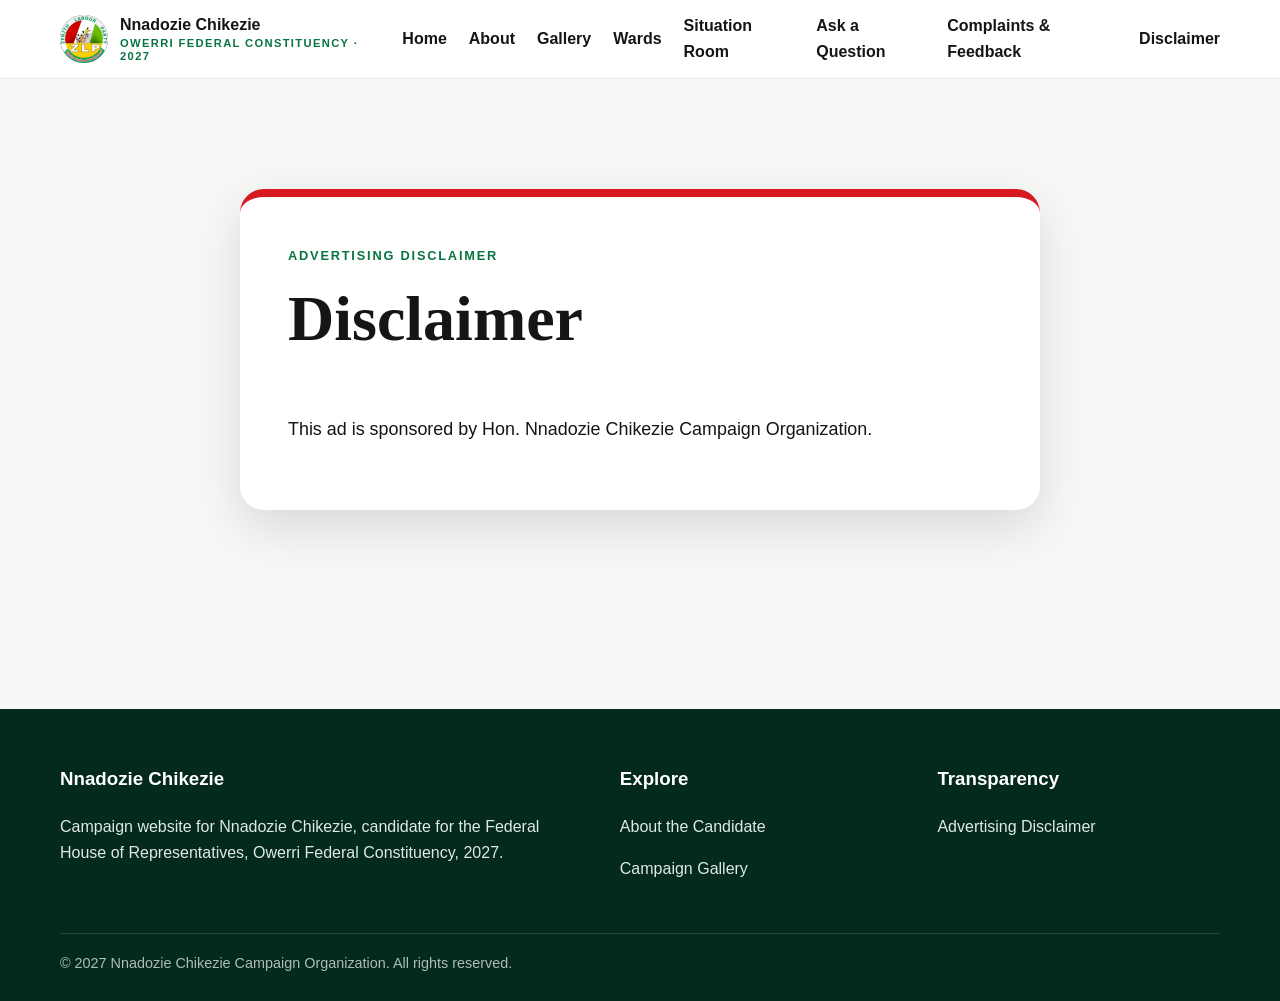
<file: disclaimer.html>
<!doctype html>
<html lang="en">
<head>
<meta charset="utf-8">
<meta name="viewport" content="width=device-width, initial-scale=1">
<title>Disclaimer | Nnadozie Chikezie Campaign</title>
<link rel="icon" href="assets/zlp-logo.jpg">
<link rel="stylesheet" href="style.css">
</head>
<body>
<header class="site-header">
  <div class="container nav">
    <a class="brand" href="index.html">
    <img src="assets/zlp-logo.jpg" alt="Zenith Labour Party logo">
      <span>Nnadozie Chikezie<small>OWERRI FEDERAL CONSTITUENCY · 2027</small></span>
    </a>
    <button class="menu-btn" aria-label="Open navigation">☰</button>
         <nav class="nav-links">
       <a href="index.html">Home</a>
       <a href="about.html">About</a>
       <a href="index.html#gallery">Gallery</a>
       <a href="wards.html">Wards</a>
       <a href="results.html">Situation Room</a>
       <a href="index.html#questions">Ask a Question</a>
       <a href="index.html#complaints">Complaints &amp; Feedback</a>
       <a href="disclaimer.html">Disclaimer</a>
         </nav>
  </div>
</header>
<main class="disclaimer">
<div class="container">
  <div class="notice">
    <div class="eyebrow">Advertising disclaimer</div>
    <h1>Disclaimer</h1>
    <p>This ad is sponsored by Hon. Nnadozie Chikezie Campaign Organization.</p>
  </div>
</div>
</main>
<footer class="site-footer">
  <div class="container footer-grid">
    <div>
      <h3>Nnadozie Chikezie</h3>
      <p>Campaign website for Nnadozie Chikezie, candidate for the Federal House of Representatives, Owerri Federal Constituency, 2027.</p>
    </div>
    <div>
      <h3>Explore</h3>
      <p><a href="about.html">About the Candidate</a></p>
      <p><a href="index.html#gallery">Campaign Gallery</a></p>
    </div>
    <div>
      <h3>Transparency</h3>
      <p><a href="disclaimer.html">Advertising Disclaimer</a></p>
    </div>
  </div>
  <div class="container copyright">© 2027 Nnadozie Chikezie Campaign Organization. All rights reserved.</div>
</footer>
<script src="script.js"></script>
</body>
</html>
</file>
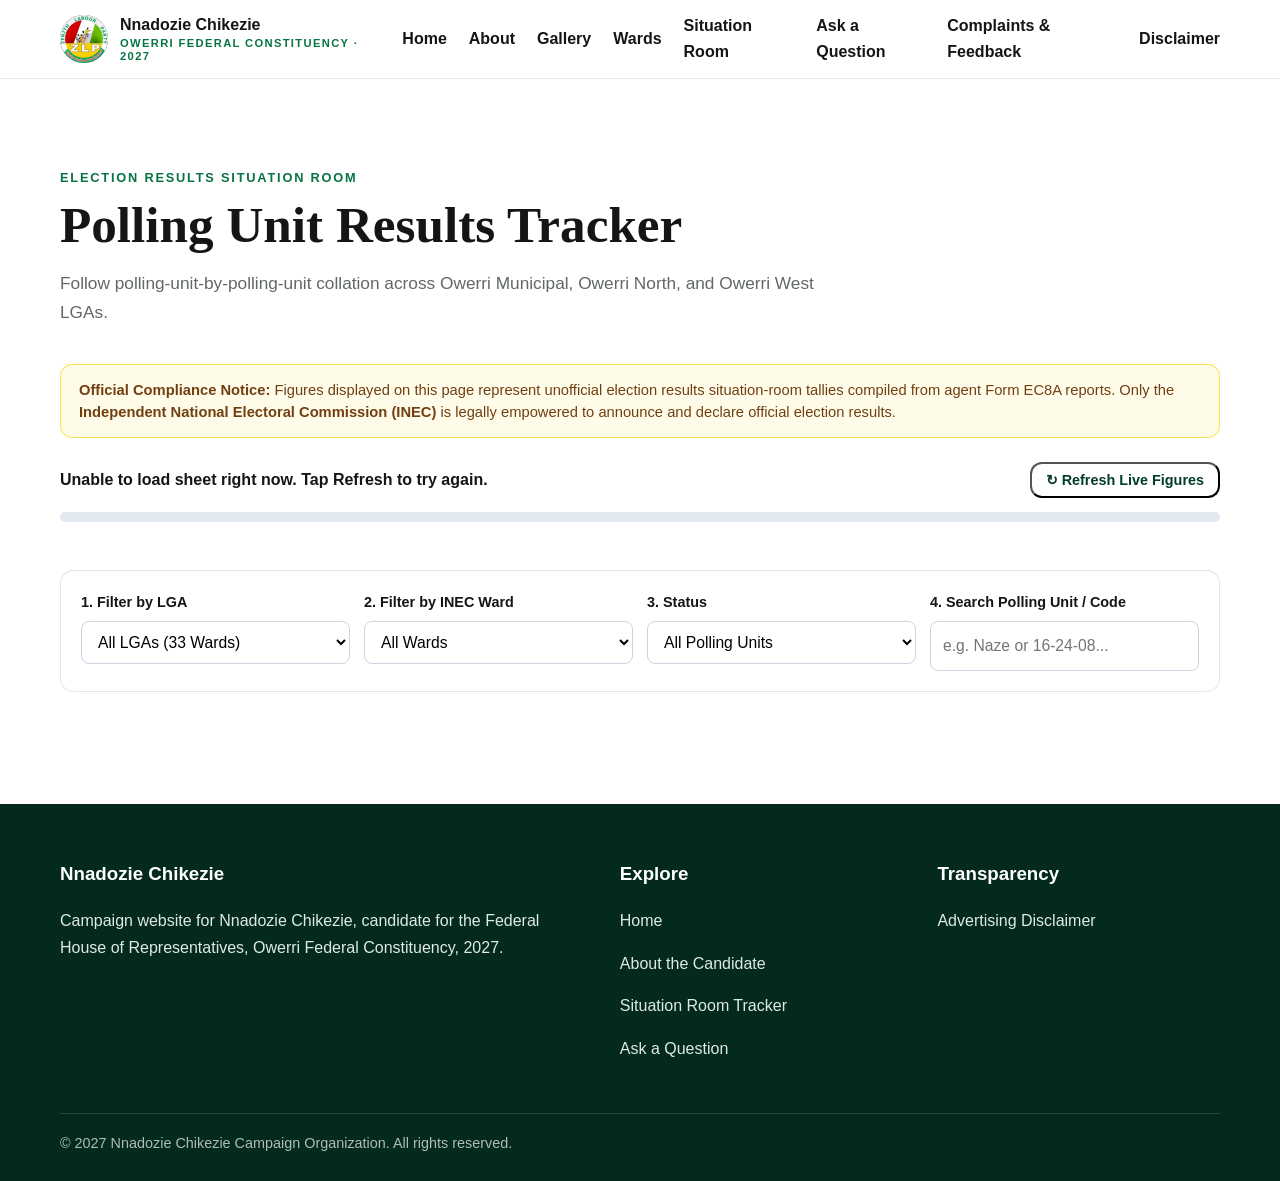
<file: results.html>
<!doctype html>
<html lang="en">
<head>
<meta charset="utf-8">
<meta name="viewport" content="width=device-width, initial-scale=1">
<title>Live Situation Room &amp; Polling Unit Results | Nnadozie Chikezie 2027</title>
<meta name="description" content="Unofficial campaign situation room collation and polling unit tracker for Owerri Federal Constituency 2027.">
<link rel="icon" href="assets/zlp-logo.jpg">
<link rel="stylesheet" href="style.css">
<style>
  .notice-banner {
    background: #fefce8;
    border: 1px solid #fde047;
    color: #713f12;
    padding: 14px 18px;
    border-radius: 12px;
    font-size: 0.92rem;
    margin-bottom: 24px;
    line-height: 1.5;
  }
  .tally-grid {
    display: grid;
    grid-template-columns: repeat(auto-fit, minmax(150px, 1fr));
    gap: 14px;
    margin-bottom: 28px;
  }
  .tally-card {
    background: #fff;
    border: 1px solid rgba(0,0,0,0.1);
    border-radius: 12px;
    padding: 16px;
    box-shadow: 0 4px 14px rgba(0,0,0,0.04);
  }
  .tally-card.highlight {
    border: 2px solid #15803d;
    background: #f0fdf4;
  }
  .tally-party {
    font-weight: 700;
    font-size: 0.9rem;
    text-transform: uppercase;
    letter-spacing: 0.04em;
    opacity: 0.8;
  }
  .tally-votes {
    font-size: 1.75rem;
    font-weight: 800;
    margin: 4px 0;
  }
  .tally-pct {
    font-size: 0.85rem;
    font-weight: 600;
    opacity: 0.75;
  }
  .filter-bar {
    background: #fff;
    padding: 20px;
    border-radius: 14px;
    border: 1px solid rgba(0,0,0,0.1);
    display: grid;
    grid-template-columns: repeat(auto-fit, minmax(200px, 1fr));
    gap: 14px;
    margin-bottom: 24px;
  }
  .filter-group {
    display: flex;
    flex-direction: column;
    gap: 6px;
  }
  .filter-group label {
    font-weight: 600;
    font-size: 0.9rem;
  }
  .filter-group select,
  .filter-group input {
    padding: 11px 12px;
    border: 1px solid #cbd5e1;
    border-radius: 8px;
    font: inherit;
    font-size: 0.98rem;
    background: #fff;
  }
  .pu-list {
    display: flex;
    flex-direction: column;
    gap: 14px;
  }
  .pu-card {
    background: #fff;
    border: 1px solid rgba(0,0,0,0.1);
    border-radius: 12px;
    padding: 18px 20px;
    box-shadow: 0 4px 12px rgba(0,0,0,0.04);
  }
  .pu-top {
    display: flex;
    justify-content: space-between;
    align-items: flex-start;
    gap: 12px;
    flex-wrap: wrap;
    margin-bottom: 12px;
  }
  .pu-title {
    font-weight: 700;
    font-size: 1.05rem;
    margin: 0 0 4px;
  }
  .pu-meta {
    font-size: 0.88rem;
    opacity: 0.78;
  }
  .badge {
    padding: 4px 10px;
    border-radius: 999px;
    font-size: 0.8rem;
    font-weight: 700;
  }
  .badge-reported { background: #dcfce7; color: #166534; }
  .badge-pending { background: #f1f5f9; color: #475569; }
  .pu-scores {
    display: grid;
    grid-template-columns: repeat(5, 1fr);
    gap: 8px;
    background: #f8fafc;
    padding: 10px;
    border-radius: 8px;
    text-align: center;
  }
  .pu-score-item span {
    display: block;
    font-size: 0.78rem;
    font-weight: 700;
    opacity: 0.75;
  }
  .pu-score-item strong {
    font-size: 1.05rem;
  }
  .ec8a-btn {
    display: inline-block;
    margin-top: 12px;
    font-size: 0.9rem;
    font-weight: 600;
    text-decoration: underline;
  }
</style>
</head>
<body>
<header class="site-header">
  <div class="container nav">
    <a class="brand" href="index.html">
      <img src="assets/zlp-logo.jpg" alt="ZLP logo" width="48" height="48">
      <span>Nnadozie Chikezie<small>OWERRI FEDERAL CONSTITUENCY · 2027</small></span>
    </a>
    <button class="menu-btn" aria-label="Open navigation">☰</button>
         <nav class="nav-links">
       <a href="index.html">Home</a>
       <a href="about.html">About</a>
       <a href="index.html#gallery">Gallery</a>
       <a href="wards.html">Wards</a>
       <a href="results.html">Situation Room</a>
       <a href="index.html#questions">Ask a Question</a>
       <a href="index.html#complaints">Complaints &amp; Feedback</a>
       <a href="disclaimer.html">Disclaimer</a>
         </nav>
  </div>
</header>

<main>
<section class="section alt">
  <div class="container">
    <div class="section-head">
      <div class="eyebrow">ELECTION RESULTS SITUATION ROOM
      </div>
      <h2>Polling Unit Results Tracker</h2>
      <p class="lead">Follow polling-unit-by-polling-unit collation across Owerri Municipal, Owerri North, and Owerri West LGAs.</p>
    </div>

    <div class="notice-banner" role="note">
      <strong>Official Compliance Notice:</strong> Figures displayed on this page represent unofficial election results situation-room tallies compiled from agent Form EC8A reports. Only the <strong>Independent National Electoral Commission (INEC)</strong> is legally empowered to announce and declare official election results.
    </div>

    <div style="display:flex; justify-content:space-between; align-items:center; flex-wrap:wrap; gap:10px; margin-bottom:14px;">
      <strong id="pu-progress">Loading situation room feed...</strong>
      <button type="button" id="refresh-btn" class="btn btn-secondary" style="padding:8px 14px; font-size:0.9rem;">↻ Refresh Live Figures</button>
    </div>
          <div style="background:#e2e8f0; border-radius:999px; height:10px; overflow:hidden; margin:10px 0 20px;">
        <div id="pu-progress-bar" style="background:#15803d; height:100%; width:0%; transition:width 0.4s ease;"></div>
      </div>

      <div id="vote-share-wrap" style="display:none; background:#fff; border:1px solid rgba(0,0,0,0.1); border-radius:12px; padding:14px 16px; margin-bottom:20px;">
        <div style="font-size:0.82rem; font-weight:700; text-transform:uppercase; letter-spacing:0.04em; opacity:0.75; margin-bottom:8px;">Live Vote Share Breakdown</div>
        <div id="vote-share-bar" style="display:flex; height:14px; border-radius:999px; overflow:hidden; background:#f1f5f9;"></div>
        <div id="vote-share-legend" style="display:flex; flex-wrap:wrap; gap:10px 16px; margin-top:10px; font-size:0.82rem; font-weight:600;"></div>
      </div>
    <div class="tally-grid" id="tally-grid"></div>

    <div class="filter-bar">
      <div class="filter-group">
        <label for="filter-lga">1. Filter by LGA</label>
        <select id="filter-lga">
          <option value="">All LGAs (33 Wards)</option>
          <option value="Owerri Municipal">Owerri Municipal</option>
          <option value="Owerri North">Owerri North</option>
          <option value="Owerri West">Owerri West</option>
        </select>
      </div>
      <div class="filter-group">
        <label for="filter-ward">2. Filter by INEC Ward</label>
        <select id="filter-ward">
          <option value="">All Wards</option>
        </select>
      </div>
      <div class="filter-group">
        <label for="filter-status">3. Status</label>
        <select id="filter-status">
          <option value="">All Polling Units</option>
          <option value="Reported">Reported Only</option>
          <option value="Pending">Pending Only</option>
        </select>
      </div>
      <div class="filter-group">
        <label for="filter-search">4. Search Polling Unit / Code</label>
        <input id="filter-search" type="text" placeholder="e.g. Naze or 16-24-08...">
      </div>
    </div>

    <div class="pu-list" id="pu-list"></div>
  </div>
</section>
</main>

<footer class="site-footer">
  <div class="container footer-grid">
    <div><h3>Nnadozie Chikezie</h3><p>Campaign website for Nnadozie Chikezie, candidate for the Federal House of Representatives, Owerri Federal Constituency, 2027.</p></div>
    <div><h3>Explore</h3><p><a href="index.html">Home</a></p><p><a href="about.html">About the Candidate</a></p><p><a href="results.html">Situation Room Tracker</a></p><p><a href="index.html#questions">Ask a Question</a></p></div>
    <div><h3>Transparency</h3><p><a href="disclaimer.html">Advertising Disclaimer</a></p></div>
  </div>
  <div class="container copyright">© 2027 Nnadozie Chikezie Campaign Organization. All rights reserved.</div>
</footer>

<script>
const SHEET_CSV_URL = 'https://docs.' + 'google' + '.com/spreadsheets/d/1En7vVTjjZXweO59hLAkGLRitzKY8wc7sxWOO_oDlia4/gviz/tq?tqx=out:csv';
  
let allRows = [];

function parseCSV(text) {
  const rows = [];
  let row = [], cell = '', inQuotes = false;
  for (let i = 0; i < text.length; i++) {
    const ch = text[i], next = text[i + 1];
    if (ch === '"' && inQuotes && next === '"') { cell += '"'; i++; }
    else if (ch === '"') { inQuotes = !inQuotes; }
    else if (ch === ',' && !inQuotes) { row.push(cell.trim()); cell = ''; }
    else if ((ch === '\n' || (ch === '\r' && next === '\n')) && !inQuotes) {
      if (ch === '\r') i++;
      row.push(cell.trim());
      if (row.some(c => c !== '')) rows.push(row);
      row = []; cell = '';
    } else { cell += ch; }
  }
  if (cell.length || row.length) { row.push(cell.trim()); rows.push(row); }
  return rows;
}

function num(val) {
  const n = parseInt((val || '0').replace(/[^0-9]/g, ''), 10);
  return isNaN(n) ? 0 : n;
}

function updateWardDropdown() {
  const lga = document.getElementById('filter-lga').value;
  const wardSelect = document.getElementById('filter-ward');
  const currentWard = wardSelect.value;
  const wards = [...new Set(allRows
    .filter(r => !lga || r.LGA.toLowerCase() === lga.toLowerCase())
    .map(r => r.Ward)
    .filter(Boolean)
  )].sort();

  wardSelect.innerHTML = '<option value="">All Wards (' + wards.length + ')</option>' +
    wards.map(w => `<option value="${w}">${w}</option>`).join('');
  if (wards.includes(currentWard)) wardSelect.value = currentWard;
}

function renderDashboard() {
  const lga = document.getElementById('filter-lga').value.toLowerCase();
  const ward = document.getElementById('filter-ward').value.toLowerCase();
  const status = document.getElementById('filter-status').value.toLowerCase();
  const query = document.getElementById('filter-search').value.toLowerCase().trim();

  const filtered = allRows.filter(r => {
    if (lga && r.LGA.toLowerCase() !== lga) return false;
    if (ward && r.Ward.toLowerCase() !== ward) return false;
    if (status && r.Status.toLowerCase() !== status) return false;
    if (query && !(r.Polling_Unit.toLowerCase().includes(query) || r.PU_Code.toLowerCase().includes(query) || r.Ward.toLowerCase().includes(query))) return false;
    return true;
  });

  const reportedCount = filtered.filter(r => r.Status.toLowerCase() === 'reported').length;
  document.getElementById('pu-progress').textContent =
    `Showing ${filtered.length} Polling Unit(s) · ${reportedCount} Reported`;
   const pctReported = filtered.length > 0 ? Math.round((reportedCount / filtered.length) * 100) : 0;
      const pBar = document.getElementById('pu-progress-bar');
      if (pBar) pBar.style.width = `${pctReported}%`;
        const totals = { ZLP: 0, APC: 0, PDP: 0, LP: 0, APGA: 0, NDC: 0, ADC: 0 };
      filtered.forEach(r => {
        totals.ZLP += num(r.ZLP);
        totals.APC += num(r.APC);
        totals.PDP += num(r.PDP);
        totals.LP += num(r.LP);
        totals.APGA += num(r.APGA);
        totals.NDC += num(r.NDC);
        totals.ADC += num(r.ADC);
      });
  const grandTotal = Object.values(totals).reduce((a, b) => a + b, 0);
  document.getElementById('tally-grid').innerHTML = Object.entries(totals).map(([party, votes]) => {
    const pct = grandTotal > 0 ? ((votes / grandTotal) * 100).toFixed(1) : '0.0';
    return `<div class="tally-card ${party === 'ZLP' ? 'highlight' : ''}">
      <div class="tally-party">${party}</div>
      <div class="tally-votes">${votes.toLocaleString()}</div>
      <div class="tally-pct">${pct}% of tallied votes</div>
    </div>`;
  }).join('');
        const partyColors = { ZLP: '#15803d', APC: '#0284c7', PDP: '#dc2626', LP: '#eab308', APGA: '#7c3aed', NDC: '#ea580c', ADC: '#0d9488' };
      const shareWrap = document.getElementById('vote-share-wrap');
      if (shareWrap) {
        if (grandTotal > 0) {
          shareWrap.style.display = 'block';
          document.getElementById('vote-share-bar').innerHTML = Object.entries(totals)
            .filter(([, v]) => v > 0)
            .map(([p, v]) => `<div title="${p}: ${((v / grandTotal) * 100).toFixed(1)}%" style="width:${(v / grandTotal) * 100}%; background:${partyColors[p] || '#64748b'};"></div>`)
            .join('');
          document.getElementById('vote-share-legend').innerHTML = Object.entries(totals)
            .filter(([, v]) => v > 0)
            .map(([p, v]) => `<span style="display:inline-flex; align-items:center; gap:5px;"><i style="width:10px; height:10px; border-radius:50%; background:${partyColors[p] || '#64748b'}; display:inline-block;"></i>${p} (${((v / grandTotal) * 100).toFixed(1)}%)</span>`)
            .join('');
        } else {
          shareWrap.style.display = 'none';
        }
    }
  const listEl = document.getElementById('pu-list');
  if (!filtered.length) {
    listEl.innerHTML = '<div class="pu-card">No polling units match your current filter.</div>';
    return;
  }

  listEl.innerHTML = filtered.map(r => {
    const isReported = r.Status.toLowerCase() === 'reported';
              const rawSheet = (r.EC8A_Result_Sheets || r.EC8A_Link || '').trim();
        const driveId = rawSheet.indexOf('/d/') !== -1 ? rawSheet.split('/d/').pop().split('/').shift().split('?').shift() : (rawSheet.indexOf('id=') !== -1 ? rawSheet.split('id=').pop().split('&').shift() : '');
        const imgSrc = driveId ? `https://google.com{driveId}` : rawSheet;
        const ec8aHtml = rawSheet
          ? `<div style="margin-top:12px;display:flex;justify-content:flex-end;"><a href="${imgSrc}" target="_blank" rel="noopener" style="display:inline-block;text-decoration:none;text-align:center;"><img src="${imgSrc}" alt="Form EC8A Sheet" style="width:155px;height:115px;object-fit:cover;border-radius:10px;border:1.5px solid #0b6e35;display:block;" /><span style="display:block;font-size:0.74rem;font-weight:700;color:#0b6e35;margin-top:4px;">🔍 Tap to View Full EC8A ↗</span></a></div>`
          : '';
  
    
    return `<div class="pu-card">
      <div class="pu-top">
        <div>
          <div class="pu-title">${r.Polling_Unit || 'Unnamed Polling Unit'}</div>
          <div class="pu-meta">${r.LGA} · <strong>${r.Ward}</strong> · Code: ${r.PU_Code || 'N/A'}</div>
        </div>
        <span class="badge ${isReported ? 'badge-reported' : 'badge-pending'}">${r.Status || 'Pending'}</span>
      </div>
      <div class="pu-scores">
        <div class="pu-score-item"><span>ZLP</span><strong>${num(r.ZLP)}</strong></div>
        <div class="pu-score-item"><span>APC</span><strong>${num(r.APC)}</strong></div>
        <div class="pu-score-item"><span>PDP</span><strong>${num(r.PDP)}</strong></div>
        <div class="pu-score-item"><span>LP</span><strong>${num(r.LP)}</strong></div>
        <div class="pu-score-item"><span>APGA</span><strong>${num(r.APGA)}</strong></div>
        <div class="pu-score-item"><span>NDC</span><strong>${num(r.NDC)}</strong></div>
        <div class="pu-score-item"><span>ADC</span><strong>${num(r.ADC)}</strong></div>
      </div>
      ${ec8aHtml}
    </div>`;
  }).join('');
}

async function loadSheetData() {
  const btn = document.getElementById('refresh-btn');
  btn.textContent = 'Refreshing...';
  try {
    const res = await fetch(SHEET_CSV_URL + '&t=' + Date.now());
    const csvText = await res.text();
    const matrix = parseCSV(csvText);
    const headers = matrix[0] || [];
    allRows = matrix.slice(1).map(cols => {
      const obj = {};
      headers.forEach((h, idx) => obj[h] = cols[idx] || '');
      return obj;
    }).filter(r => r.LGA || r.Polling_Unit);

    updateWardDropdown();
    renderDashboard();
  } catch (e) {
    document.getElementById('pu-progress').textContent = 'Unable to load sheet right now. Tap Refresh to try again.';
  } finally {
    btn.textContent = '↻ Refresh Live Figures';
  }
}

document.getElementById('filter-lga').addEventListener('change', () => { updateWardDropdown(); renderDashboard(); });
document.getElementById('filter-ward').addEventListener('change', renderDashboard);
document.getElementById('filter-status').addEventListener('change', renderDashboard);
document.getElementById('filter-search').addEventListener('input', renderDashboard);
document.getElementById('refresh-btn').addEventListener('click', loadSheetData);

loadSheetData();
</script>
<script src="script.js"></script>
</body>
</html>
</file>
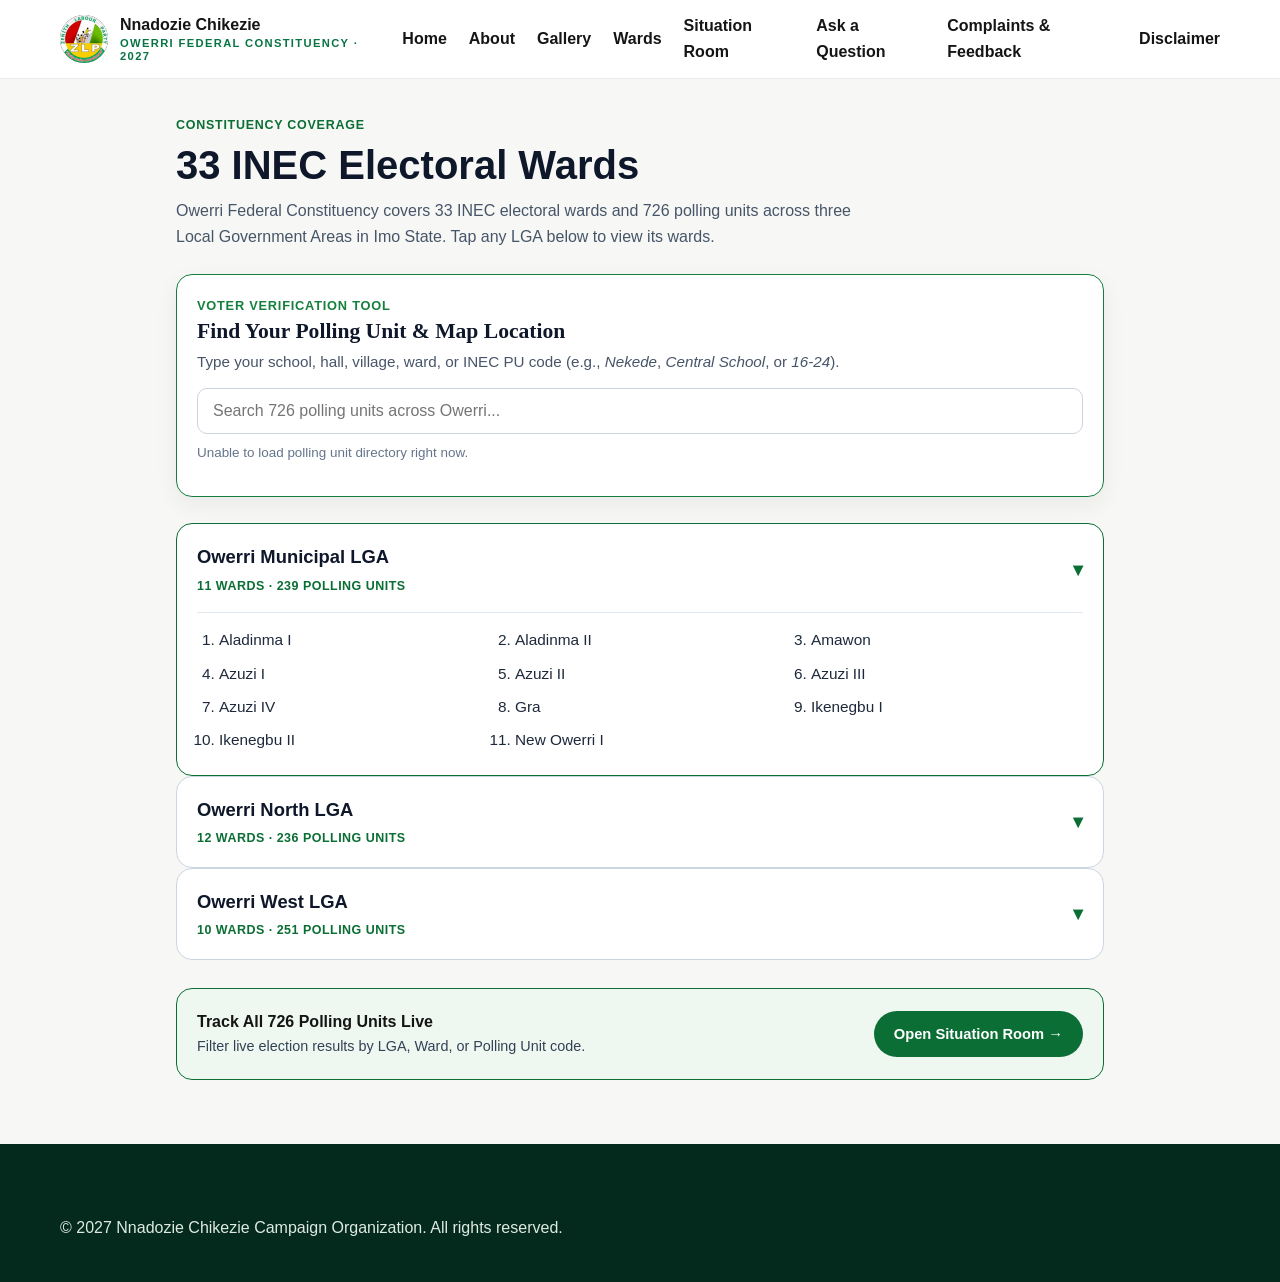
<file: wards.html>
<!DOCTYPE html>
<html lang="en">
<head>
  <meta charset="UTF-8" />
  <meta name="viewport" content="width=device-width, initial-scale=1.0" />
  <title>33 INEC Electoral Wards — Hon. Nnadozie Chikezie | Owerri Federal Constituency 2027</title>
  <link rel="icon" href="assets/zlp-logo.jpg">
  <link rel="stylesheet" href="style.css" />
  <style>
    .wards-wrap { max-width: 960px; margin: 0 auto; padding: 36px 16px 64px; }
    .wards-hero { margin-bottom: 24px; }
    .wards-eyebrow { font-size: 0.78rem; font-weight: 700; letter-spacing: 0.06em; color: #0b6e35; text-transform: uppercase; margin-bottom: 6px; }
    .wards-hero h1 { font-size: clamp(1.85rem, 4vw, 2.5rem); line-height: 1.15; margin: 0 0 10px; color: #0f172a; }
    .wards-hero p { color: #475569; font-size: 1rem; margin: 0; max-width: 680px; }
    .lga-stack { display: grid; gap: 14px; }
    details.lga-card {
      background: #ffffff;
      border: 1.5px solid #cbd5e1;
      border-radius: 16px;
      padding: 18px 20px;
      transition: border-color 0.2s ease;
    }
    details.lga-card[open] { border-color: #0b6e35; }
    details.lga-card summary {
      list-style: none;
      cursor: pointer;
      display: flex;
      align-items: center;
      justify-content: space-between;
      gap: 12px;
      font-weight: 800;
      font-size: 1.15rem;
      color: #0f172a;
    }
    details.lga-card summary::-webkit-details-marker { display: none; }
    .lga-meta { display: block; font-size: 0.78rem; font-weight: 700; color: #0b6e35; text-transform: uppercase; letter-spacing: 0.04em; margin-top: 3px; }
    .lga-arrow { font-size: 1.2rem; color: #0b6e35; font-weight: 800; }
    .ward-list {
      margin: 16px 0 4px;
      padding: 14px 0 0 22px;
      border-top: 1px solid #e2e8f0;
      display: grid;
      grid-template-columns: repeat(auto-fit, minmax(220px, 1fr));
      gap: 8px 24px;
      color: #1e293b;
      font-size: 0.96rem;
      font-weight: 500;
    }
    .sr-cta {
      margin-top: 28px;
      background: #eef8f1;
      border: 1.5px solid #0b6e35;
      border-radius: 16px;
      padding: 20px;
      display: flex;
      flex-wrap: wrap;
      align-items: center;
      justify-content: space-between;
      gap: 14px;
    }
    .sr-cta a {
      background: #0b6e35;
      color: #ffffff;
      text-decoration: none;
      font-weight: 700;
      padding: 11px 20px;
      border-radius: 999px;
      font-size: 0.92rem;
    }
  </style>
</head>
<body>
    <header class="site-header">
    <div class="container nav">
      <a class="brand" href="index.html">
        <img src="assets/zlp-logo.jpg" alt="Zenith Labour Party logo">
        <span>Nnadozie Chikezie<small>OWERRI FEDERAL CONSTITUENCY · 2027</small></span>
      </a>
      <button class="menu-btn" aria-label="Open navigation">☰</button>
      <nav class="nav-links">
        <a href="index.html">Home</a>
        <a href="about.html">About</a>
        <a href="index.html#gallery">Gallery</a>
        <a href="wards.html">Wards</a>
        <a href="results.html">Situation Room</a>
        <a href="index.html#questions">Ask a Question</a>
        <a href="index.html#complaints">Complaints &amp; Feedback</a>
        <a href="disclaimer.html">Disclaimer</a>
      </nav>
    </div>
    </header>

  <main class="wards-wrap">
    <div class="wards-hero">
      <div class="wards-eyebrow">Constituency Coverage</div>
      <h1>33 INEC Electoral Wards</h1>
      <p>Owerri Federal Constituency covers 33 INEC electoral wards and 726 polling units across three Local Government Areas in Imo State. Tap any LGA below to view its wards.</p>
    </div>
        <div style="background:#ffffff; border:1.5px solid #15803d; border-radius:16px; padding:20px; margin-bottom:26px; box-shadow:0 8px 24px rgba(0,0,0,0.06);">
      <div style="font-size:0.8rem; font-weight:800; letter-spacing:0.06em; text-transform:uppercase; color:#15803d; margin-bottom:4px;">Voter Verification Tool</div>
      <h2 style="margin:0 0 6px; font-size:1.35rem; color:#0f172a;">Find Your Polling Unit &amp; Map Location</h2>
      <p style="margin:0 0 14px; font-size:0.95rem; color:#475569;">Type your school, hall, village, ward, or INEC PU code (e.g., <em>Nekede</em>, <em>Central School</em>, or <em>16-24</em>).</p>
      <input type="text" id="puFinderInput" placeholder="Search 726 polling units across Owerri..." oninput="searchVoterPU()" style="width:100%; padding:13px 15px; font-size:1rem; border:1.5px solid #cbd5e1; border-radius:10px; box-sizing:border-box;">
      <div id="puFinderStatus" style="margin-top:8px; font-size:0.84rem; color:#64748b;">Loading 726 polling units...</div>
      <div id="puFinderResults" style="margin-top:12px; display:flex; flex-direction:column; gap:10px;"></div>
    </div>

        <script>
      const PU_SHEET_URL = 'https://docs.' + 'google' + '.com/spreadsheets/d/' + 'e/2PACX-1vQMnZZMTd69iblLar3woT9KexC5iLMSuJfNajgdJ21zuFdFRxkiD9nuUggoA3xB9Ebhrozq4yrYmjaC/pub?output=csv';
      let voterUnits = [];

      function parsePuCsv(text) {
        const rows = [];
        let row = [], cell = '', inQuotes = false;
        for (let i = 0; i < text.length; i++) {
          const ch = text[i], next = text[i + 1];
          if (ch === '"' && inQuotes && next === '"') { cell += '"'; i++; }
          else if (ch === '"') { inQuotes = !inQuotes; }
          else if (ch === ',' && !inQuotes) { row.push(cell.trim()); cell = ''; }
          else if ((ch === '\n' || (ch === '\r' && next === '\n')) && !inQuotes) {
            if (ch === '\r') i++;
            row.push(cell.trim());
            if (row.some(c => c !== '')) rows.push(row);
            row = []; cell = '';
          } else { cell += ch; }
        }
        if (cell.length || row.length) { row.push(cell.trim()); rows.push(row); }
        return rows;
      }

      async function loadVoterUnits() {
        const status = document.getElementById('puFinderStatus');
        try {
          const res = await fetch(PU_SHEET_URL + '&t=' + Date.now());
          const csvText = await res.text();
          if (csvText.trim().startsWith('<')) {
            status.textContent = 'Sheet returned HTML. Check sharing permissions.';
            return;
          }
          const matrix = parsePuCsv(csvText);
          const headers = matrix[0] || [];
          voterUnits = matrix.slice(1).map(cols => {
            const obj = {};
            headers.forEach((h, idx) => obj[h] = cols[idx] || '');
            return obj;
          }).filter(r => r.LGA || r.Polling_Unit);
          status.textContent = `Ready — ${voterUnits.length} polling units loaded. Start typing above to find yours.`;
        } catch (e) {
          status.textContent = 'Unable to load polling unit directory right now.';
        }
      }

      function searchVoterPU() {
        const q = document.getElementById('puFinderInput').value.trim().toLowerCase();
        const box = document.getElementById('puFinderResults');
        const status = document.getElementById('puFinderStatus');
        if (q.length < 2) {
          box.innerHTML = '';
          status.textContent = `Ready — ${voterUnits.length} polling units loaded. Type at least 2 letters to search.`;
          return;
        }
        const matches = voterUnits.filter(r =>
          (r.Polling_Unit || '').toLowerCase().includes(q) ||
          (r.PU_Code || '').toLowerCase().includes(q) ||
          (r.Ward || '').toLowerCase().includes(q) ||
          (r.LGA || '').toLowerCase().includes(q)
        );
        status.textContent = `Found ${matches.length} matching polling unit(s)${matches.length > 15 ? ' (showing top 15)' : ''}:`;
        box.innerHTML = matches.slice(0, 15).map(r => {
          const mapQuery = encodeURIComponent(`${r.Polling_Unit.replace(/\s*PU\s*\d+$/i, '')}, ${r.Ward}, ${r.LGA}, Imo State, Nigeria`);
          return `
            <div style="border:1px solid #e2e8f0; border-radius:10px; padding:12px 14px; background:#f8fafc;">
              <div style="font-weight:700; color:#0f172a; font-size:0.98rem;">${r.Polling_Unit || 'Unnamed Polling Unit'}</div>
              <div style="font-size:0.84rem; color:#475569; margin:4px 0 8px;"><strong>Code:</strong> ${r.PU_Code || 'N/A'} · <strong>Ward:</strong> ${r.Ward || ''} · <strong>LGA:</strong> ${r.LGA || ''}</div>
              <a href="https://google.com/maps/search/?api=1&query=${mapQuery}" target="_blank" rel="noopener" style="display:inline-block; background:#15803d; color:#fff; text-decoration:none; font-size:0.82rem; font-weight:700; padding:6px 12px; border-radius:999px;">📍 Open in Google Maps</a>
            </div>
          `;
        }).join('');
      }

      loadVoterUnits();
        </script>
      <details class="lga-card" open>
        <summary>
          <span>
            Owerri Municipal LGA
            <span class="lga-meta">11 Wards · 239 Polling Units</span>
          </span>
          <span class="lga-arrow">▾</span>
        </summary>
        <ol class="ward-list">
          <li>Aladinma I</li>
          <li>Aladinma II</li>
          <li>Amawon</li>
          <li>Azuzi I</li>
          <li>Azuzi II</li>
          <li>Azuzi III</li>
          <li>Azuzi IV</li>
          <li>Gra</li>
          <li>Ikenegbu I</li>
          <li>Ikenegbu II</li>
          <li>New Owerri I</li>
        </ol>
      </details>

      <details class="lga-card">
        <summary>
          <span>
            Owerri North LGA
            <span class="lga-meta">12 Wards · 236 Polling Units</span>
          </span>
          <span class="lga-arrow">▾</span>
        </summary>
        <ol class="ward-list">
          <li>Agbala / Ulakwo</li>
          <li>Amakohia</li>
          <li>Awaka / Ihitte-Ogada</li>
          <li>Egbu</li>
          <li>Emekuku I</li>
          <li>Emekuku II</li>
          <li>Emii</li>
          <li>Naze</li>
          <li>Obibiezena</li>
          <li>Obube</li>
          <li>Orji</li>
          <li>Uratta</li>
        </ol>
      </details>

      <details class="lga-card">
        <summary>
          <span>
            Owerri West LGA
            <span class="lga-meta">10 Wards · 251 Polling Units</span>
          </span>
          <span class="lga-arrow">▾</span>
        </summary>
        <ol class="ward-list">
          <li>Amakohia-Ubi</li>
          <li>Avu</li>
          <li>Eziobodo</li>
          <li>Ihiagwa</li>
          <li>Irete</li>
          <li>Nekede</li>
          <li>Obinze</li>
          <li>Oforola</li>
          <li>Okuku</li>
          <li>Umuguma</li>
        </ol>
      </details>
    </div>

    <div class="sr-cta">
      <div>
        <strong>Track All 726 Polling Units Live</strong>
        <div style="font-size:0.9rem;color:#334155;">Filter live election results by LGA, Ward, or Polling Unit code.</div>
      </div>
      <a href="results.html">Open Situation Room →</a>
    </div>
  </main>

  <footer class="site-footer">
    <div class="container">
      <p>© 2027 Nnadozie Chikezie Campaign Organization. All rights reserved.</p>
    </div>
  </footer>

  <script src="script.js"></script>
</body>
</html>
</file>
<file: style.css>
:root{
  --green:#087443;
  --green-dark:#043d28;
  --green-soft:#0d8a50;
  --red:#d71920;
  --gold:#f6d21f;
  --cream:#f7f8f5;
  --ink:#151515;
  --muted:#626862;
  --white:#fff;
  --shadow:0 18px 50px rgba(0,0,0,.12);
  --radius:22px;
}
*{box-sizing:border-box}
html{scroll-behavior:smooth}
body{margin:0;font-family:Inter,Arial,Helvetica,sans-serif;color:var(--ink);background:var(--cream);line-height:1.65}
a{color:inherit;text-decoration:none}
img{max-width:100%;display:block}
.container{width:min(1160px,92%);margin:auto}
.site-header{position:sticky;top:0;z-index:50;background:rgba(255,255,255,.96);backdrop-filter:blur(12px);border-bottom:1px solid #e8ebe8}
.nav{min-height:78px;display:flex;align-items:center;justify-content:space-between;gap:20px}
.brand{display:flex;align-items:center;gap:12px;font-weight:900}
.brand img{width:48px;height:48px;object-fit:cover;border-radius:50%}
.brand span{line-height:1.1}
.brand small{display:block;color:var(--green);font-size:.7rem;letter-spacing:.12em;margin-top:4px}
.nav-links{display:flex;align-items:center;gap:22px;font-weight:700}
.nav-links a:hover{color:var(--green)}
.menu-btn{display:none;border:0;background:var(--green);color:white;border-radius:12px;padding:10px 13px;font-size:1.2rem}
.hero{min-height:760px;display:flex;align-items:end;position:relative;overflow:hidden;background:#063d27}
.hero:before{content:"";position:absolute;inset:0;background:linear-gradient(90deg,rgba(0,44,28,.92) 0%,rgba(0,44,28,.55) 45%,rgba(0,44,28,.18) 100%);z-index:1}
.hero-photo{position:absolute;inset:0;width:100%;height:100%;object-fit:cover;object-position:center 22%}
.hero-content{position:relative;z-index:2;color:#fff;padding:120px 0 90px;max-width:760px}
.kicker{display:inline-flex;align-items:center;gap:8px;color:#fff;background:rgba(215,25,32,.95);padding:7px 13px;border-radius:999px;font-weight:800;letter-spacing:.08em;text-transform:uppercase;font-size:.78rem}
.hero h1{font-family:Georgia,"Times New Roman",serif;font-size:clamp(3rem,7vw,6.3rem);line-height:.95;margin:22px 0 20px}
.hero h1 span{color:var(--gold)}
.hero p{font-size:1.18rem;max-width:680px;color:#f2f5f2}
.actions{display:flex;gap:12px;flex-wrap:wrap;margin-top:28px}
.btn{display:inline-block;padding:13px 20px;border-radius:12px;font-weight:800}
.btn-primary{background:var(--gold);color:#151515}
.btn-secondary{background:#fff;color:var(--green-dark)}
.section{padding:88px 0}
.section.alt{background:#fff}
.section-head{max-width:760px;margin-bottom:38px}
.eyebrow{color:var(--green);font-size:.8rem;font-weight:900;letter-spacing:.14em;text-transform:uppercase}
h2{font-family:Georgia,"Times New Roman",serif;font-size:clamp(2.2rem,4vw,3.6rem);line-height:1.05;margin:10px 0 15px}
.lead{font-size:1.08rem;color:var(--muted)}
.intro-grid{display:grid;grid-template-columns:1.1fr .9fr;gap:50px;align-items:center}
.feature-card{background:var(--green-dark);color:#fff;padding:36px;border-radius:var(--radius);box-shadow:var(--shadow)}
.feature-card img{width:92px;height:92px;object-fit:cover;border-radius:50%;margin-bottom:20px}
.feature-card h3{font-family:Georgia,serif;font-size:2rem;margin:0 0 12px}
.feature-card p{color:#e3eee8}
.stats{display:grid;grid-template-columns:repeat(3,1fr);gap:15px;margin-top:28px}
.stat{background:#fff;border-radius:18px;padding:22px;border:1px solid #e5e9e5}
.stat strong{display:block;font-size:2rem;color:var(--green)}
.stat span{color:var(--muted);font-size:.92rem}
.gallery{display:grid;grid-template-columns:repeat(3,1fr);gap:18px}
.gallery figure{margin:0;background:#fff;border-radius:18px;overflow:hidden;box-shadow:0 8px 30px rgba(0,0,0,.08)}
.gallery img{width:100%;aspect-ratio:4/5;object-fit:cover}
.gallery figcaption{padding:13px 15px;font-weight:700}
.gallery-videos{display:flex;flex-wrap:wrap;justify-content:center;gap:24px;margin:0 0 34px}
.gallery-video{flex:0 1 360px;width:min(360px,100%);margin:0;background:#fff;border-radius:18px;overflow:hidden;box-shadow:0 8px 30px rgba(0,0,0,.08)}
.video-frame{position:relative;aspect-ratio:9/16;background:var(--green-dark)}
.video-frame video{position:absolute;inset:0;width:100%;height:100%;object-fit:contain;display:block}
.gallery-video figcaption{padding:13px 15px;font-weight:700}
.about-hero{background:linear-gradient(135deg,var(--green-dark),var(--green));color:#fff;padding:90px 0}
.about-hero h1{font-family:Georgia,serif;font-size:clamp(3rem,6vw,5rem);line-height:1;margin:12px 0}
.about-layout{display:grid;grid-template-columns:1.35fr .65fr;gap:45px}
.prose h2{font-size:2.2rem;margin-top:0}
.prose h3{color:var(--green);font-size:1.45rem;margin-top:36px}
.side-card{background:#fff;padding:25px;border-radius:20px;box-shadow:var(--shadow);height:max-content;position:sticky;top:105px}
.side-card img{border-radius:16px;aspect-ratio:1/1;object-fit:cover}
.side-card .logo{width:90px;height:90px;border-radius:50%;margin:20px auto 10px}
.disclaimer{min-height:70vh;padding:110px 0}
.notice{max-width:800px;margin:auto;background:#fff;border-radius:24px;padding:48px;box-shadow:var(--shadow);border-top:8px solid var(--red)}
.notice h1{font-family:Georgia,serif;font-size:clamp(2.5rem,5vw,4rem);margin-top:0}
.notice p{font-size:1.12rem}
.site-footer{background:#032a1c;color:#dfeae4;padding:55px 0 25px}
.footer-grid{display:grid;grid-template-columns:1.3fr .7fr .7fr;gap:35px}
.site-footer h3{color:#fff;margin-top:0}
.site-footer a:hover{color:var(--gold)}
.copyright{border-top:1px solid rgba(255,255,255,.14);margin-top:35px;padding-top:18px;color:#aebdb5;font-size:.9rem}
.mobile-links{display:none}
@media(max-width:850px){
  .nav-links{display:none}
  .menu-btn{display:block}
  .nav.open .nav-links{display:flex;position:absolute;left:4%;right:4%;top:72px;background:#fff;padding:18px;border-radius:16px;box-shadow:var(--shadow);flex-direction:column;align-items:flex-start}
  .hero{min-height:700px}
  .hero-content{padding:100px 0 60px}
  .intro-grid,.about-layout,.footer-grid{grid-template-columns:1fr}
  .gallery{grid-template-columns:repeat(2,1fr)}
  .side-card{position:static}
}
@media(max-width:520px){
  .hero{min-height:670px}
  .hero-photo{object-position:52% 20%}
  .hero h1{font-size:3.1rem}
  .stats{grid-template-columns:1fr}
  .gallery{grid-template-columns:1fr}
  .section{padding:65px 0}
  .notice{padding:30px 23px}
}
</file>
